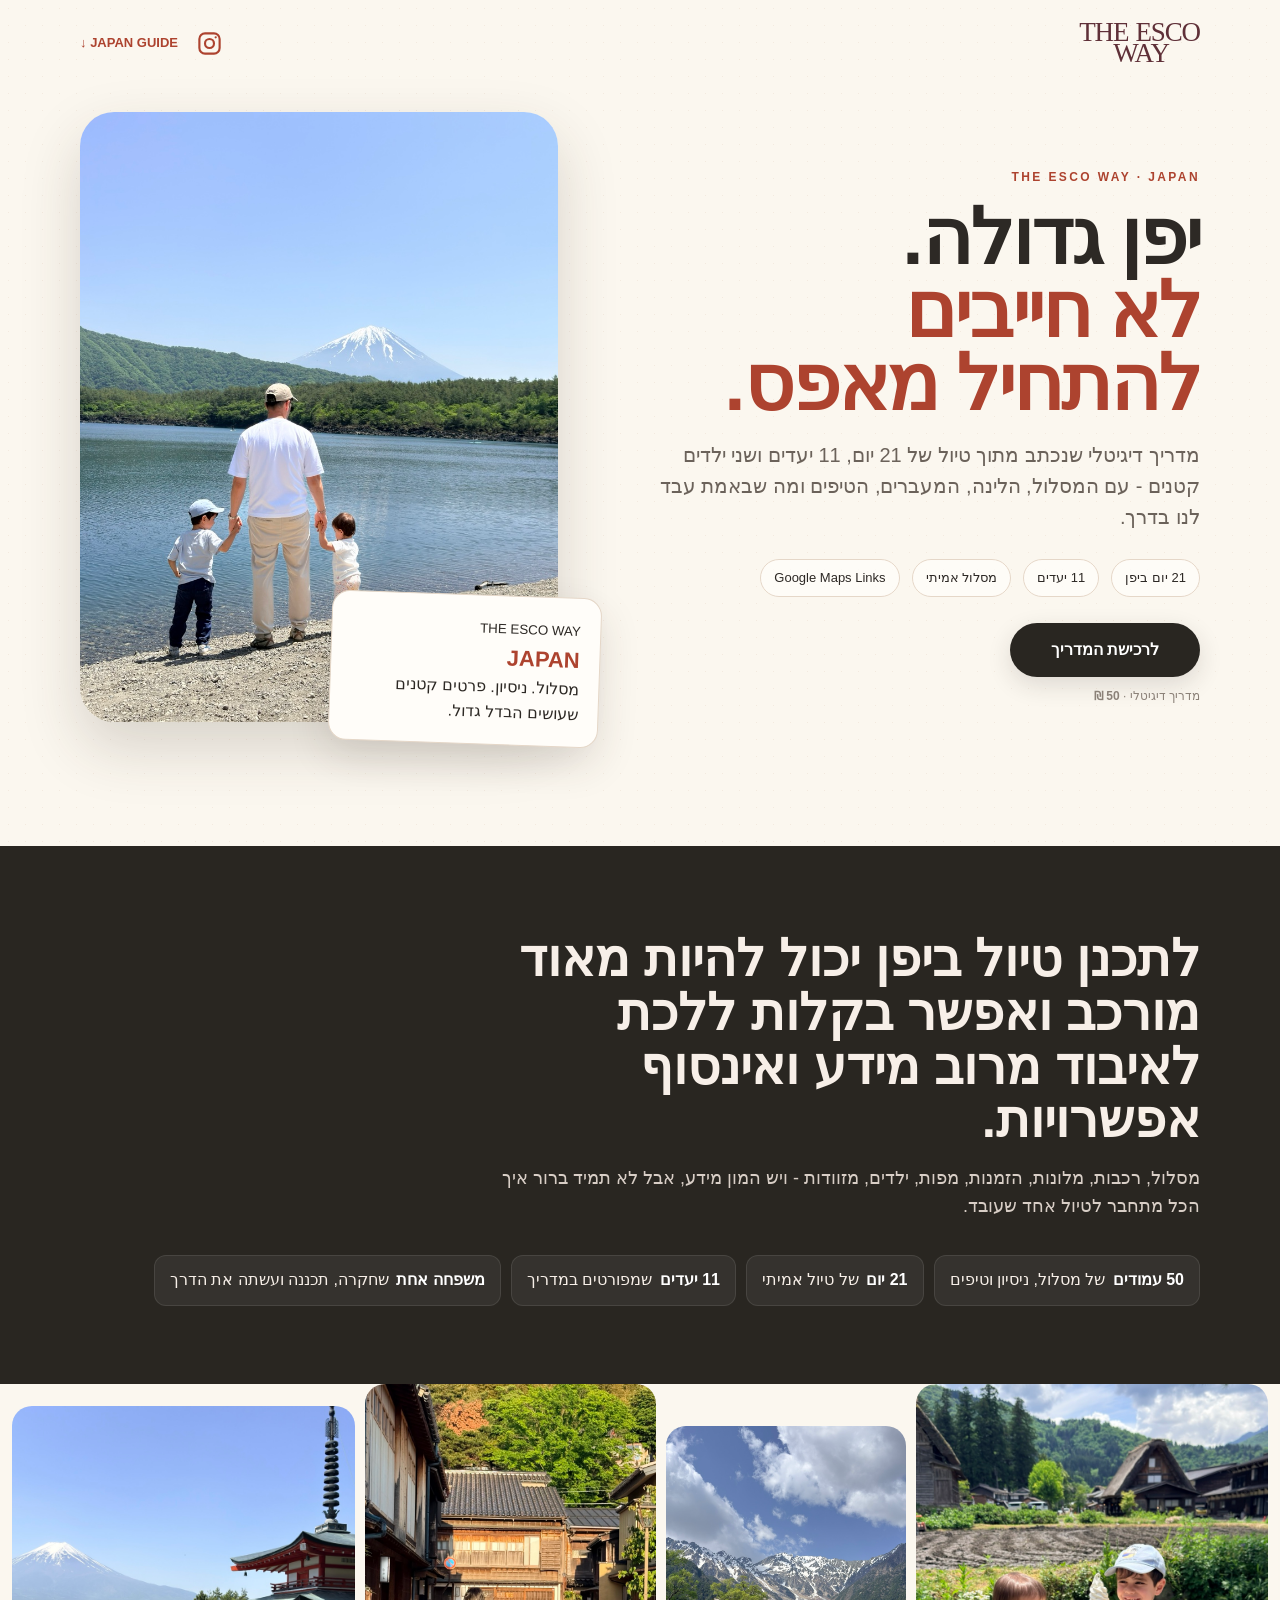
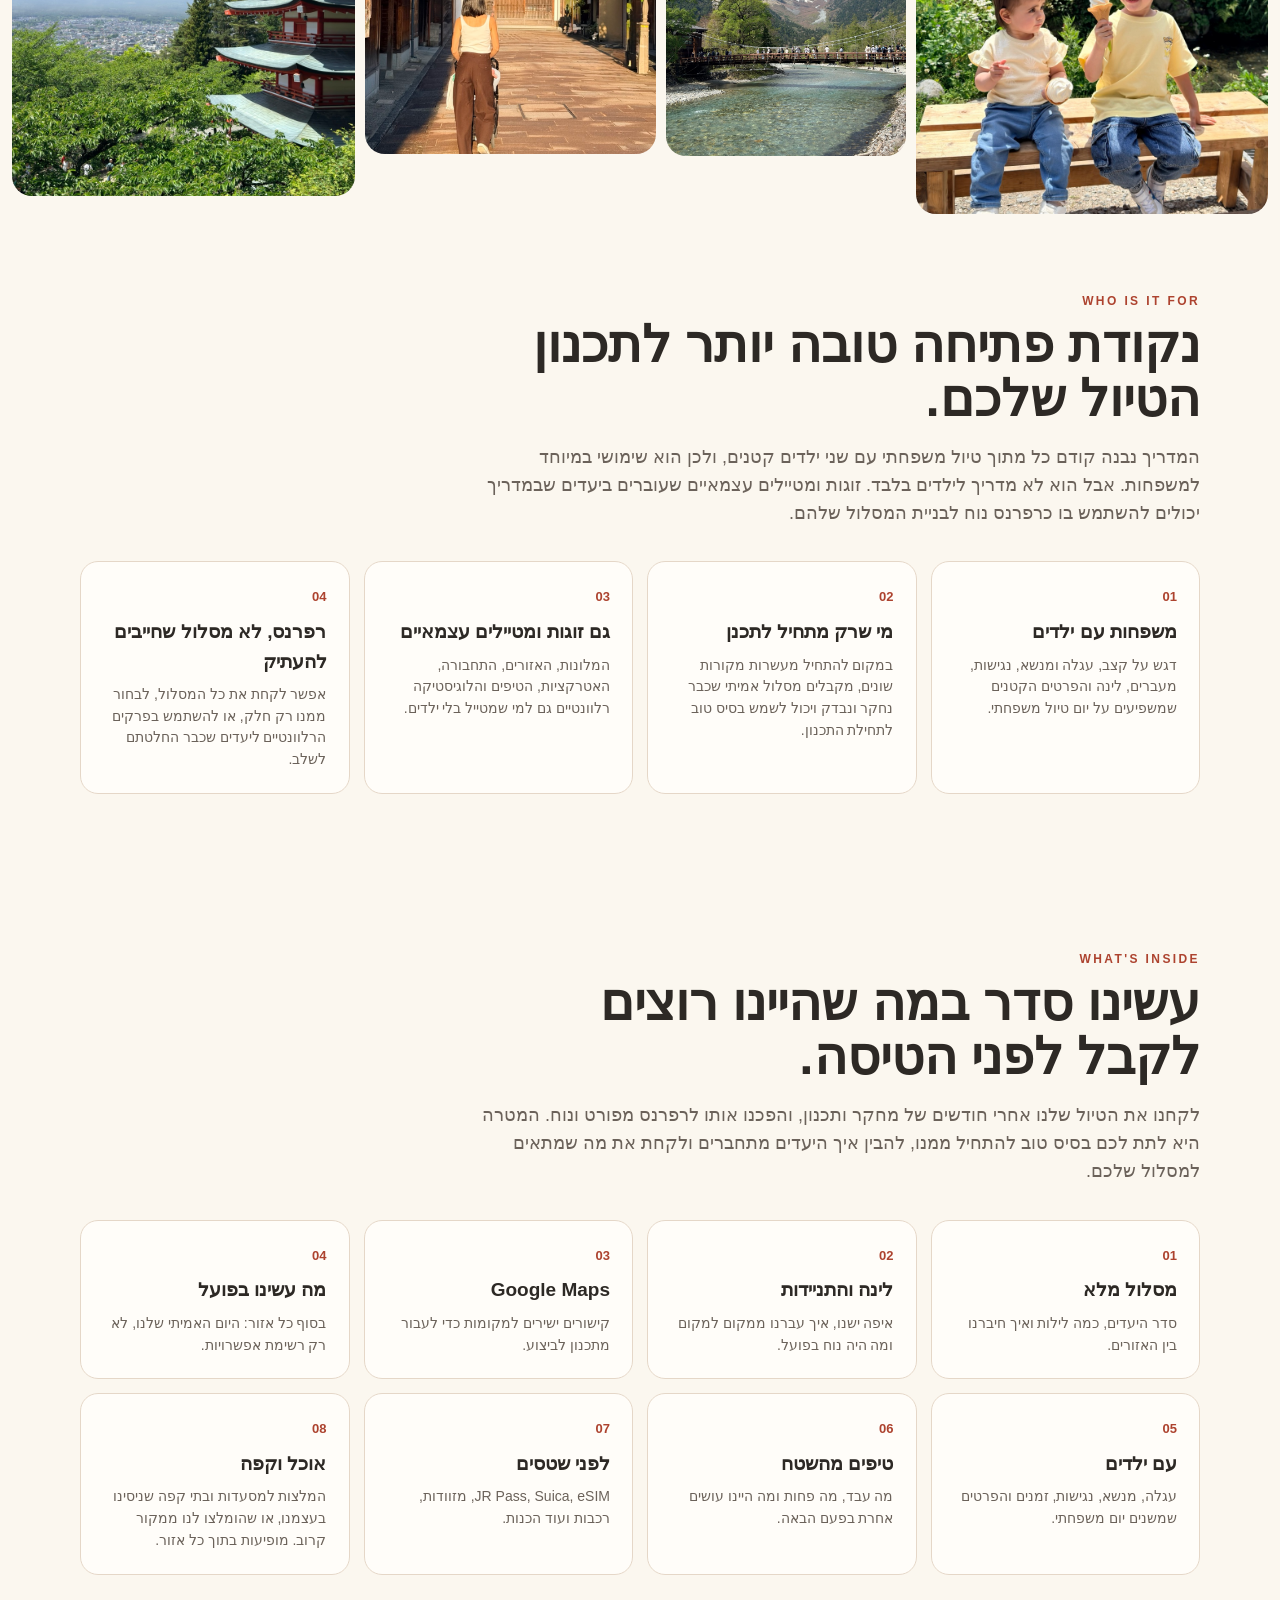
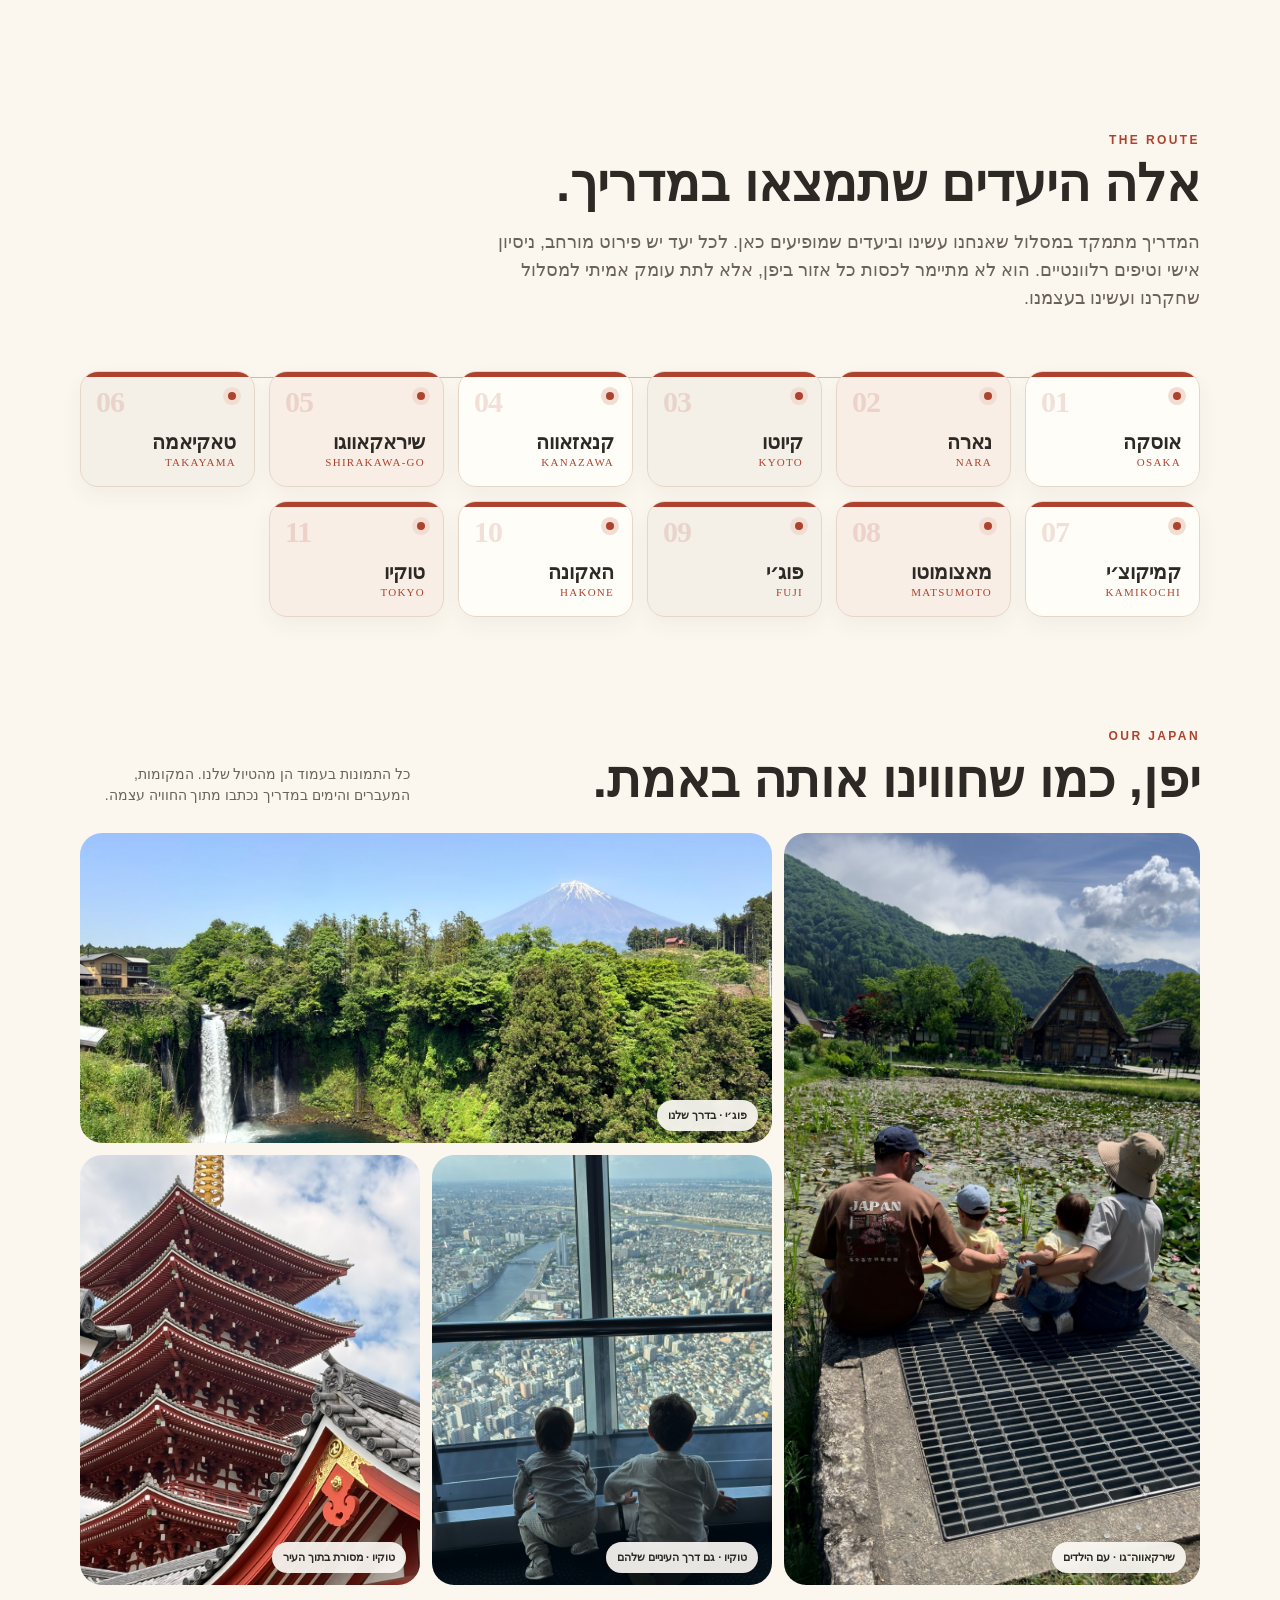
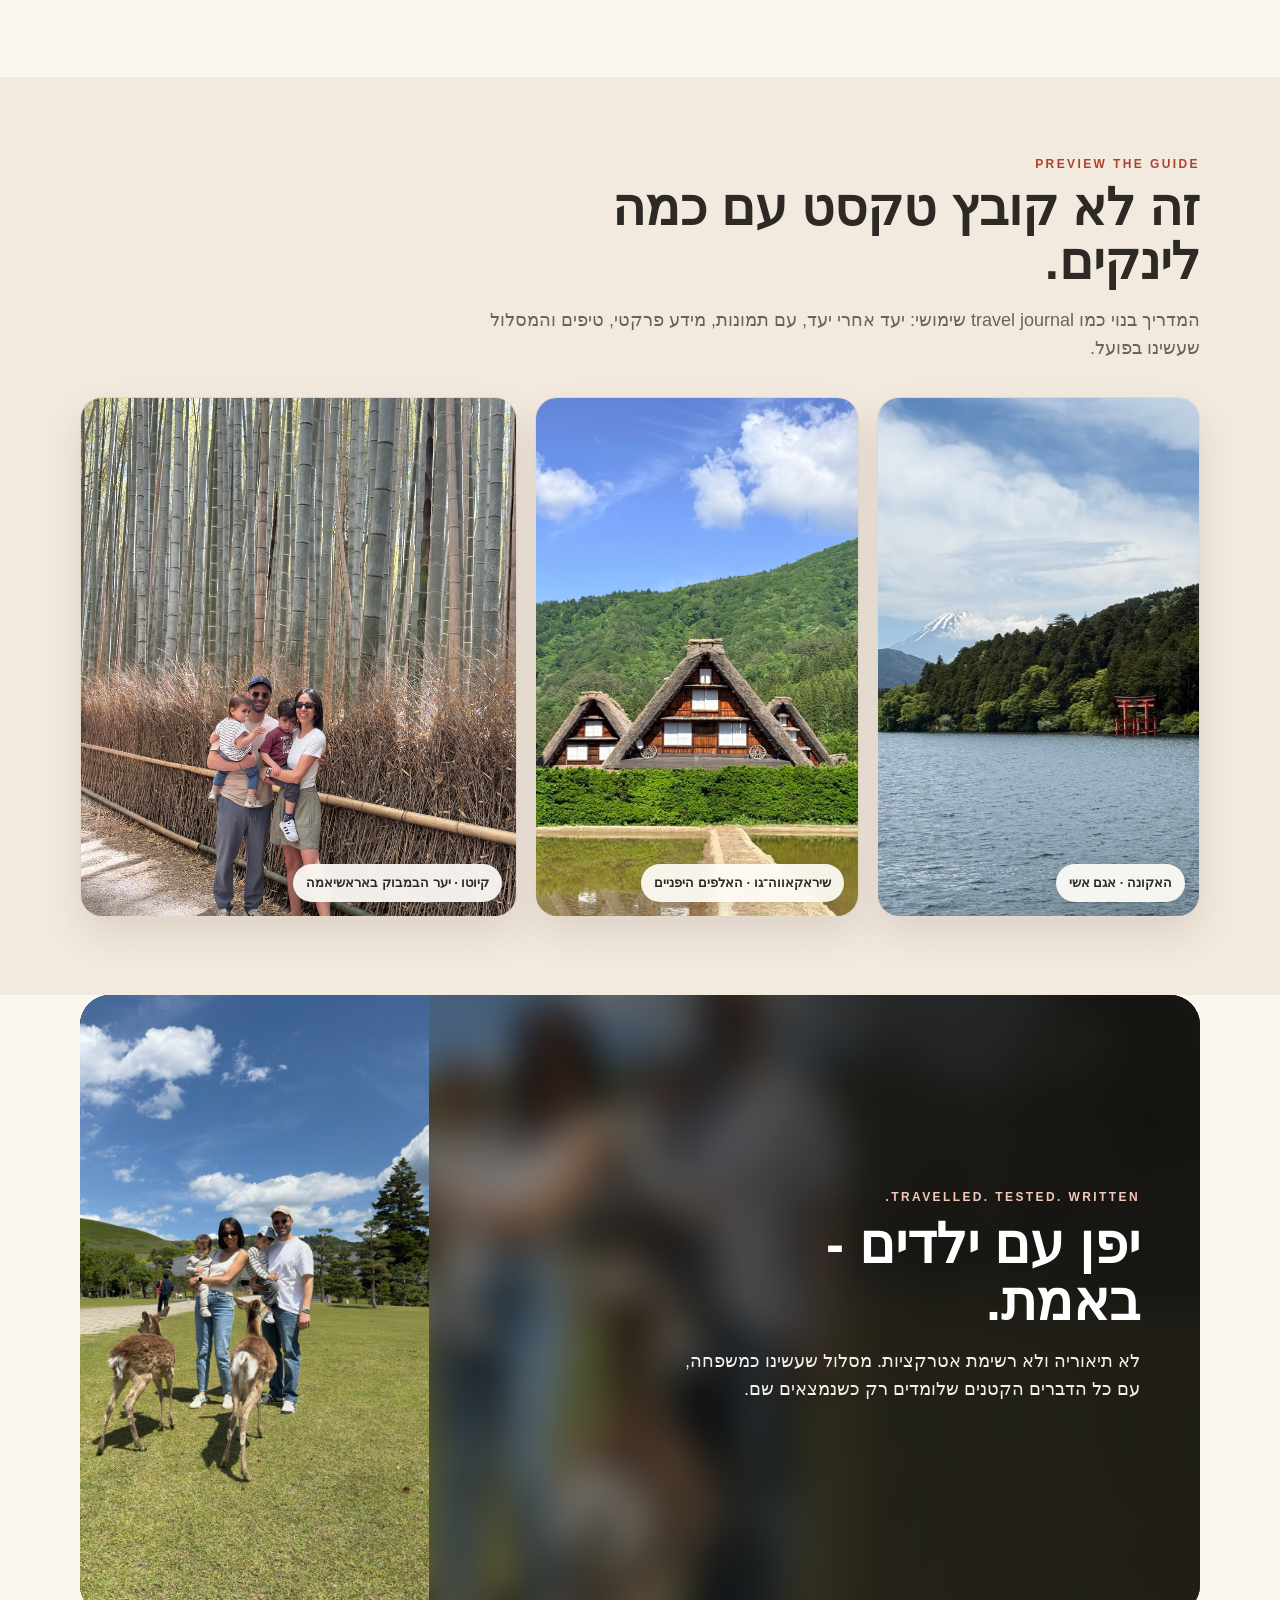
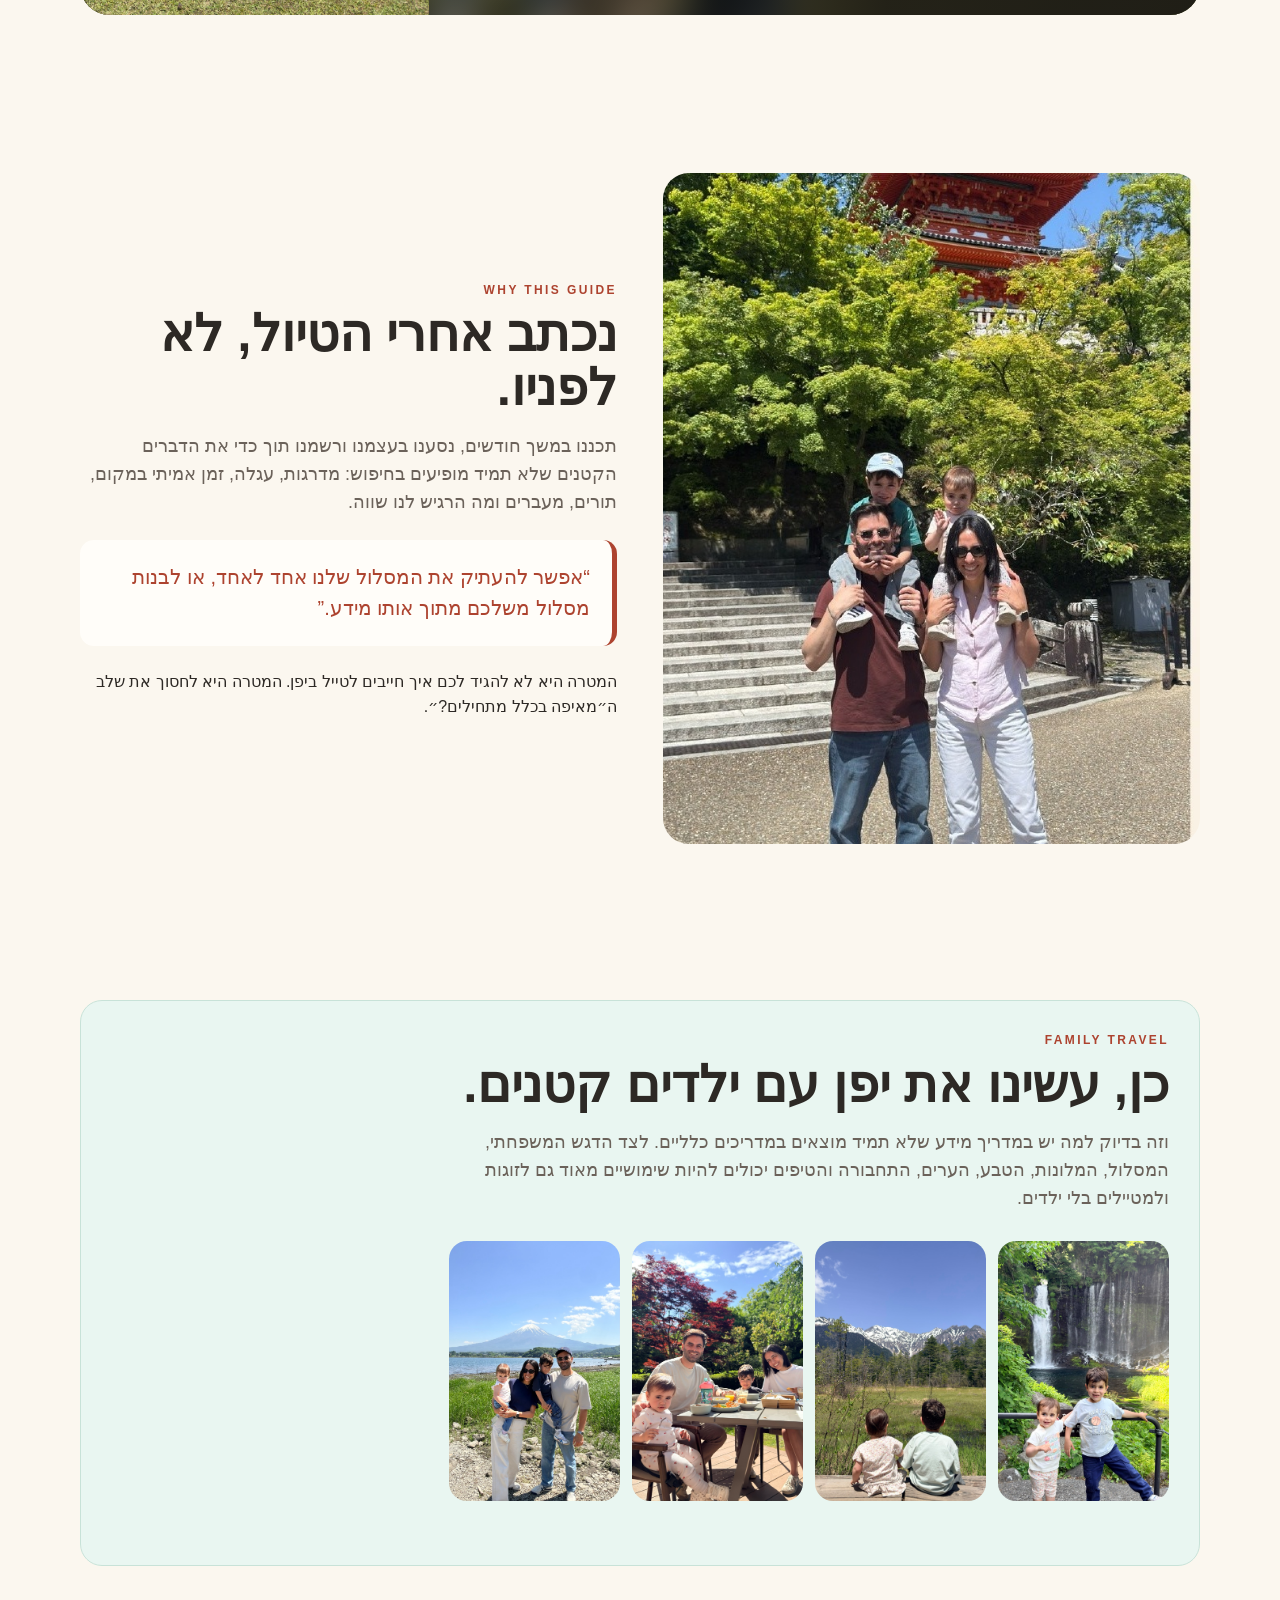
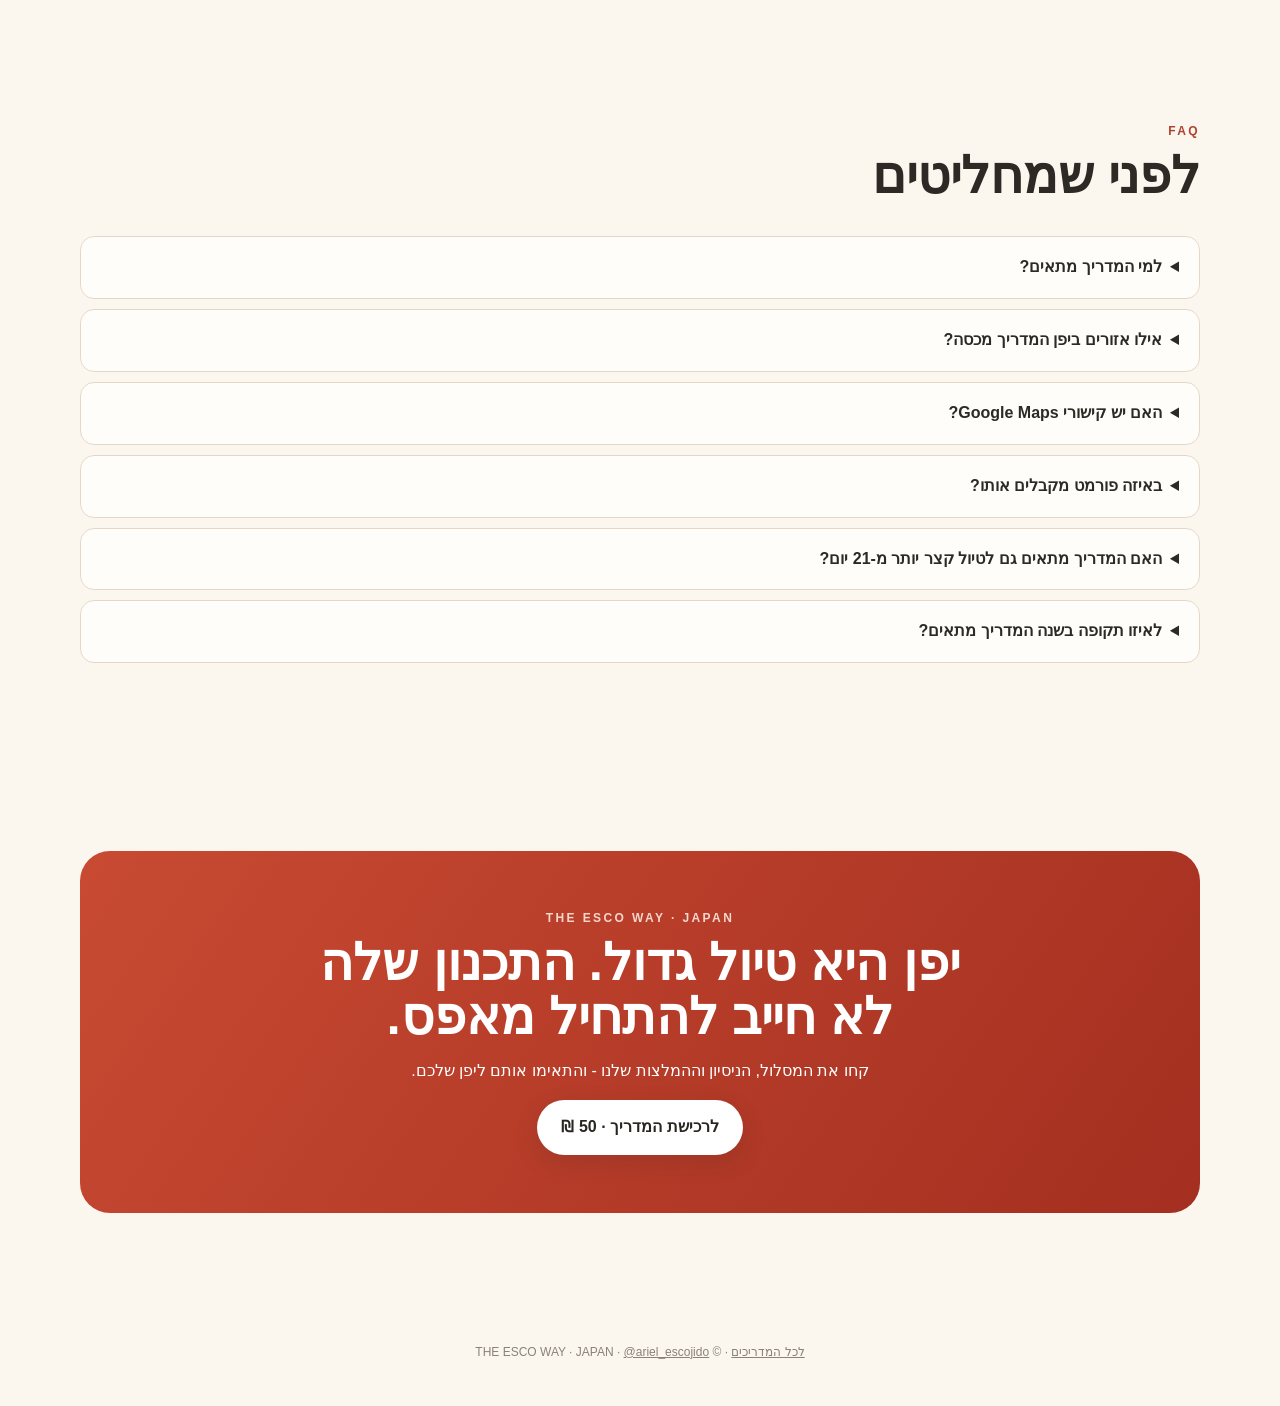
<file: index.html>
<!doctype html><html lang="he" dir="rtl"><head><meta charset="utf-8">
<!-- Google Analytics 4: page views and site traffic -->
<script async src="https://www.googletagmanager.com/gtag/js?id=G-51PRRH8Y3M"></script>
<script>
  window.dataLayer = window.dataLayer || [];
  function gtag(){dataLayer.push(arguments);}
  gtag('js', new Date());
  gtag('config', 'G-51PRRH8Y3M', {guide_id:'japan'});
</script>
<meta name="viewport" content="width=device-width,initial-scale=1"><title>THE ESCO WAY - JAPAN | מדריך טיול עצמאי ליפן</title><meta name="description" content="מדריך דיגיטלי בעברית המבוסס על 21 יום ו-11 יעדים ביפן - מסלול, לינה, התניידות, טיפים, ילדים ומה עשינו בפועל."><meta property="og:title" content="THE ESCO WAY - JAPAN"><meta property="og:description" content="לא להתחיל את יפן מעשרות טאבים פתוחים. קבלו בסיס אמיתי לתכנון, מטיול שעשינו בעצמנו."><meta property="og:type" content="website"><link rel="canonical" href="[CANONICAL_URL]"><style>
:root{--ink:#2d2925;--muted:#6b625a;--paper:#fbf7ef;--card:#fffdf9;--line:#e5d7c8;--brick:#ad432f;--brick2:#c84a32;--green:#e9f6f1;--yellow:#fff5d9;--blue:#eef4ff;--dark:#292621}*{box-sizing:border-box}html{scroll-behavior:smooth}body{margin:0;font-family:Arial,'Noto Sans Hebrew',sans-serif;background:var(--paper);color:var(--ink);line-height:1.55}body:before{content:'';position:fixed;inset:0;pointer-events:none;opacity:.28;background-image:radial-gradient(circle,#dfc7b7 .7px,transparent .8px);background-size:17px 17px;z-index:-1}a{color:inherit}.wrap{width:min(1120px,calc(100% - 36px));margin:auto}.nav{display:flex;justify-content:space-between;align-items:center;padding:22px 0;font-size:13px}.brand{display:grid;grid-template-columns:auto auto;grid-template-rows:auto auto;column-gap:7px;direction:ltr;width:max-content;color:#5f3038;font-family:Georgia,'Times New Roman',serif;white-space:nowrap;line-height:.78;letter-spacing:-1.1px}.brand .the{grid-column:1;grid-row:1;font:inherit;font-size:27px;font-weight:400;letter-spacing:-1.1px}.brand .esco{grid-column:2;grid-row:1;font:inherit;font-size:27px;font-weight:400;letter-spacing:-1.1px}.brand .way{grid-column:1/3;grid-row:2;font:inherit;font-size:27px;font-weight:400;font-style:normal;letter-spacing:-1.1px;padding-left:34px}.brand:after{display:none}.nav a{text-decoration:none;color:var(--brick);font-weight:700}.navlinks{display:flex;align-items:center;gap:18px}.instagram-link{display:inline-flex;align-items:center;justify-content:center}.instagram-link svg{width:27px;height:27px;display:block}.hero{display:grid;grid-template-columns:1.03fr .97fr;gap:56px;align-items:center;padding:42px 0 84px}.eyebrow{font-size:12px;letter-spacing:2.4px;color:var(--brick);font-weight:800}h1{font-size:clamp(46px,6vw,84px);line-height:.95;margin:14px 0 20px;letter-spacing:-2px}h1 span{display:block;color:var(--brick)}.lead{font-size:20px;color:var(--muted);max-width:610px}.proofline{display:flex;gap:12px;flex-wrap:wrap;margin:26px 0}.pill{border:1px solid var(--line);background:rgba(255,253,249,.8);padding:8px 13px;border-radius:999px;font-size:13px}.cta{display:inline-flex;align-items:center;justify-content:center;background:var(--dark);color:white;text-decoration:none;padding:15px 24px;border-radius:999px;font-weight:800;min-width:190px;box-shadow:0 8px 24px rgba(41,38,33,.14)}.micro{font-size:12px;color:#8b8178;margin-top:10px}.heroimg{position:relative;min-height:570px}.heroimg img{width:82%;height:520px;object-fit:cover;border-radius:28px;display:block;margin-right:auto;box-shadow:0 25px 60px rgba(58,42,32,.18)}.guidecard{position:absolute;right:0;bottom:8px;width:52%;background:var(--card);border:1px solid var(--line);padding:20px;border-radius:18px;box-shadow:0 16px 40px rgba(58,42,32,.14);transform:rotate(2deg)}.guidecard b{display:block;color:var(--brick);font-size:22px}section{padding:78px 0}.sectionhead{max-width:720px;margin-bottom:34px}h2{font-size:clamp(32px,4vw,54px);line-height:1.05;margin:8px 0 14px}.sub{color:var(--muted);font-size:18px}.problem{background:var(--dark);color:#f7efe8}.problem .sub{color:#d8cec6}.tabs{display:flex;gap:10px;flex-wrap:wrap;margin-top:26px}.tab{padding:12px 15px;border-radius:12px;background:rgba(255,255,255,.06);border:1px solid rgba(255,255,255,.09)}.tab b{color:#fff;display:inline-block;margin-left:3px}.grid4{display:grid;grid-template-columns:repeat(4,1fr);gap:14px}.feature{background:var(--card);border:1px solid var(--line);border-radius:18px;padding:22px;min-height:155px}.feature i{font-style:normal;color:var(--brick);font-size:13px;font-weight:800}.feature b{display:block;font-size:19px;margin:8px 0}.feature p{margin:0;color:var(--muted);font-size:14px}.route{display:grid;grid-template-columns:repeat(11,1fr);gap:8px;direction:ltr;align-items:center;margin-top:35px}.stop{direction:rtl;text-align:center;font-size:12px;color:var(--muted)}.dot{width:13px;height:13px;background:var(--brick);border:3px solid #f1d6ca;border-radius:50%;margin:0 auto 9px}.route:before{content:'';height:2px;background:#dcc4b6;grid-column:1/-1;grid-row:1;align-self:start;margin-top:6px}.stop{grid-row:1;z-index:1}.preview{background:#f3eadf}.pages{display:grid;grid-template-columns:1.15fr .85fr .85fr;gap:18px;align-items:center;direction:ltr}.pageMock{direction:rtl;background:var(--card);border:1px solid var(--line);border-radius:20px;overflow:hidden;box-shadow:0 18px 38px rgba(65,44,31,.12)}.pageMock img{width:100%;height:260px;object-fit:cover;display:block}.pageMock .pc{padding:18px}.pageMock b{font-size:20px}.pageMock p{font-size:13px;color:var(--muted);margin:7px 0 0}.real{display:grid;grid-template-columns:1fr 1fr;gap:46px;align-items:center}.real img{width:100%;height:auto;aspect-ratio:4/5;object-fit:cover;object-position:center center;border-radius:26px}.quote{background:var(--card);border-right:5px solid var(--brick);padding:22px;border-radius:14px;color:var(--brick);font-size:20px;margin:24px 0}.familybox{background:var(--green);border:1px solid #c8e2d8;border-radius:22px;padding:30px}.faq details{background:var(--card);border:1px solid var(--line);border-radius:14px;padding:18px 20px;margin:10px 0}.faq summary{font-weight:800;cursor:pointer}.faq p{color:var(--muted);margin-bottom:0}.final{text-align:center;padding:100px 0}.final .box{background:linear-gradient(125deg,var(--brick2),#a42f20);color:white;border-radius:30px;padding:58px 24px}.final h2{margin-inline:auto;max-width:700px}.final .cta{background:white;color:var(--dark)}footer{padding:30px 0 45px;color:#8b8178;font-size:12px;text-align:center}@media(max-width:800px){.wrap{width:min(100% - 28px,620px)}.nav{padding:17px 0}.hero{grid-template-columns:1fr;gap:34px;padding:30px 0 58px}h1{font-size:54px}.lead{font-size:18px}.heroimg{min-height:430px}.heroimg img{width:88%;height:390px;border-radius:22px}.guidecard{width:61%;padding:16px}section{padding:58px 0}.grid4{grid-template-columns:1fr 1fr}.route{grid-template-columns:1fr 1fr;direction:rtl}.route:before{display:none}.stop{grid-row:auto;text-align:right;display:flex;align-items:center;gap:10px;background:var(--card);border:1px solid var(--line);padding:10px;border-radius:12px}.dot{margin:0;flex:0 0 auto}.pages{display:flex;overflow-x:auto;scroll-snap-type:x mandatory;padding-bottom:10px}.pageMock{min-width:82%;scroll-snap-align:center}.real{grid-template-columns:1fr;gap:28px}.real img{height:auto;aspect-ratio:4/5}.final{padding:60px 0}.final .box{padding:42px 20px;border-radius:22px}}@media(max-width:480px){h1{font-size:47px}.grid4{grid-template-columns:1fr}.proofline{gap:8px}.pill{font-size:12px}.cta{width:100%}}

/* V2 — photography-led editorial layer */
.hero{padding-top:26px;gap:48px}.heroimg{min-height:650px}.heroimg img{width:92%;height:610px;border-radius:34px;object-position:center 52%}.guidecard{bottom:18px}
.photo-break{padding:0;background:var(--paper);overflow:hidden}.photo-strip{width:min(1320px,calc(100% - 24px));margin:0 auto;display:grid;grid-template-columns:1.15fr .78fr .95fr 1.12fr;gap:10px;height:430px}.photo-strip figure,.editorial-grid figure,.family-cinema figure{margin:0;overflow:hidden;position:relative}.photo-strip img,.editorial-grid img,.family-cinema img{width:100%;height:100%;object-fit:cover;display:block;transition:transform .5s ease}.photo-strip figure:nth-child(2){margin-top:42px;height:330px}.photo-strip figure:nth-child(3){height:370px}.photo-strip figure:nth-child(4){margin-top:22px;height:390px}.photo-strip figure{border-radius:20px}.photo-strip figure:hover img,.editorial-grid figure:hover img{transform:scale(1.018)}
.editorial{padding:32px 0 92px}.editorial-head{display:flex;justify-content:space-between;align-items:end;gap:30px;margin-bottom:26px}.editorial-head h2{max-width:660px;margin-bottom:0}.editorial-note{max-width:330px;color:var(--muted);font-size:14px}.editorial-grid{display:grid;grid-template-columns:1.1fr .9fr .9fr;grid-template-rows:310px 430px;gap:12px}.editorial-grid figure{border-radius:22px}.editorial-grid .big{grid-row:1/3}.editorial-grid .wide{grid-column:2/4}.editorial-grid .portrait img{object-position:center 62%}.caption{position:absolute;right:14px;bottom:12px;background:rgba(255,253,249,.9);backdrop-filter:blur(8px);padding:7px 11px;border-radius:999px;font-size:11px;font-weight:700;color:var(--ink)}
.family-cinema{padding:0 0 80px}.family-cinema .frame{height:620px;border-radius:30px;overflow:hidden;position:relative}.family-cinema img{object-position:center 48%}.family-cinema .overlay{position:absolute;inset:0;background:linear-gradient(90deg,rgba(22,20,18,.04),rgba(22,20,18,.08) 45%,rgba(22,20,18,.76));display:flex;align-items:center;justify-content:flex-start;padding:60px}.family-cinema .copy{max-width:470px;color:white;margin-left:auto;text-align:right}.family-cinema .copy .eyebrow{color:#f4c9ba}.family-cinema .copy h2{font-size:54px;margin:10px 0 14px}.family-cinema .copy p{font-size:18px;color:#f5eee9}
.mini-gallery{display:grid;grid-template-columns:repeat(4,1fr);gap:12px;margin-top:28px}.mini-gallery img{width:100%;height:260px;object-fit:cover;border-radius:18px}.mini-gallery img:nth-child(2){object-position:center 35%}
@media(max-width:800px){.hero{padding-top:18px}.heroimg{min-height:520px}.heroimg img{width:100%;height:500px;border-radius:24px;object-position:center 58%}.guidecard{width:66%;bottom:-8px}.photo-strip{width:calc(100% - 16px);grid-template-columns:1.2fr .8fr;height:520px;gap:8px}.photo-strip figure{height:250px!important;margin:0!important;border-radius:14px}.photo-strip figure:nth-child(2),.photo-strip figure:nth-child(4){transform:translateY(34px)}.editorial{padding:18px 0 58px}.editorial-head{display:block}.editorial-note{margin-top:12px}.editorial-grid{grid-template-columns:1fr 1fr;grid-template-rows:330px 360px 360px}.editorial-grid .big{grid-column:1/3;grid-row:auto}.editorial-grid .wide{grid-column:1/3}.family-cinema{padding-bottom:58px}.family-cinema .frame{height:570px;border-radius:22px}.family-cinema .overlay{background:linear-gradient(0deg,rgba(22,20,18,.78),rgba(22,20,18,.02) 65%);align-items:flex-end;padding:26px}.family-cinema .copy{margin:0}.family-cinema .copy h2{font-size:38px}.mini-gallery{grid-template-columns:1fr 1fr;overflow:hidden}.mini-gallery img{height:220px}.mini-gallery img:nth-child(3){grid-column:1/3;height:260px}}

/* Route redesign — editorial RTL journey cards */
.route.route-cards{position:relative;display:grid;grid-template-columns:repeat(6,minmax(0,1fr));gap:14px;direction:rtl;align-items:stretch;margin-top:40px;padding:18px 0 0}
.route.route-cards:before{content:'';display:block;position:absolute;top:0;right:0;left:0;height:1px;background:linear-gradient(90deg,transparent,#d8b9a9 8%,#d8b9a9 92%,transparent)}
.route.route-cards .stop{position:relative;overflow:hidden;grid-row:auto;direction:rtl;text-align:right;min-height:116px;padding:18px 18px 17px;background:rgba(255,253,249,.9);border:1px solid var(--line);border-radius:18px;color:var(--ink);display:flex;flex-direction:column;justify-content:flex-end;align-items:flex-start;gap:3px;box-shadow:0 8px 22px rgba(65,44,31,.05);transition:transform .2s ease,box-shadow .2s ease,border-color .2s ease}
.route.route-cards .stop:nth-child(3n+2){background:#f8eee5}.route.route-cards .stop:nth-child(3n){background:#f4f0e8}
.route.route-cards .stop:hover{transform:translateY(-3px);box-shadow:0 14px 30px rgba(65,44,31,.10);border-color:#d5ad9a}
.route.route-cards .stop:before{content:'';position:absolute;top:0;right:0;width:100%;height:5px;background:var(--brick)}
.route.route-cards .route-num{position:absolute;top:15px;left:15px;font-family:Georgia,'Times New Roman',serif;font-size:30px;line-height:1;color:rgba(173,67,47,.16);font-weight:700;letter-spacing:-1px}
.route.route-cards .route-name{position:relative;z-index:1;font-size:20px;line-height:1.1;font-weight:800;white-space:nowrap}
.route.route-cards .route-en{position:relative;z-index:1;direction:ltr;font-family:Georgia,'Times New Roman',serif;font-size:11px;line-height:1.1;color:var(--brick);letter-spacing:1.25px;text-transform:uppercase}
.route.route-cards .stop:after{content:'';position:absolute;right:18px;top:20px;width:8px;height:8px;border-radius:50%;background:var(--brick);box-shadow:0 0 0 5px #f2ddd3}
@media(max-width:800px){.route.route-cards{grid-template-columns:repeat(2,minmax(0,1fr));gap:10px;margin-top:30px;padding-top:14px}.route.route-cards .stop{min-height:102px;padding:15px;border-radius:15px}.route.route-cards .route-name{font-size:17px}.route.route-cards .route-num{font-size:26px;top:13px;left:13px}.route.route-cards .stop:after{right:15px;top:17px}}
@media(max-width:420px){.route.route-cards{grid-template-columns:1fr 1fr}.route.route-cards .route-name{font-size:16px}.route.route-cards .route-en{font-size:9px;letter-spacing:.9px}}

/* Preview gallery — real trip photos rather than destination content cards */
.pages:has(.preview-photo){align-items:stretch}
.pageMock.preview-photo{position:relative;overflow:hidden;height:520px;min-height:0;background:#ddd;border-radius:22px}
.pageMock.preview-photo img{width:100%;height:100%;min-height:0;object-fit:cover;display:block}
.pageMock.preview-photo .preview-caption{position:absolute;right:14px;bottom:14px;left:auto;background:rgba(255,253,249,.92);backdrop-filter:blur(8px);-webkit-backdrop-filter:blur(8px);padding:9px 13px;border-radius:999px;font-size:13px;font-weight:700;color:var(--ink);box-shadow:0 5px 18px rgba(35,30,26,.12);direction:rtl}
@media(max-width:800px){.pageMock.preview-photo{height:390px}.pageMock.preview-photo img{height:100%;min-height:0}.pageMock.preview-photo .preview-caption{font-size:12px;right:10px;bottom:10px;padding:8px 11px}}

/* Keep the two vertical Tokyo moments readable without aggressive cropping */
.editorial-grid figure.show-full{background:#eee8df}
.editorial-grid figure.show-full img{object-fit:cover;object-position:center center;transform:none}
.editorial-grid figure.show-full:hover img{transform:none}

/* Family cinema: preserve the portrait photo instead of aggressively cropping it */
.family-cinema .family-photo{position:absolute;inset:0;background:#20251f}
.family-cinema .family-photo-bg{position:absolute;inset:-22px;width:calc(100% + 44px);height:calc(100% + 44px);object-fit:cover;object-position:center 62%;filter:blur(20px) brightness(.72);transform:scale(1.06)}
.family-cinema .family-photo-main{position:absolute;inset:0;width:100%;height:100%;object-fit:contain;object-position:left center;z-index:1}
.family-cinema .overlay{z-index:2;background:linear-gradient(90deg,rgba(22,20,18,.02) 0%,rgba(22,20,18,.12) 42%,rgba(22,20,18,.82) 72%,rgba(22,20,18,.88) 100%)}
@media(max-width:800px){.family-cinema .family-photo-main{object-position:center top}.family-cinema .family-photo-bg{object-position:center 60%}.family-cinema .overlay{background:linear-gradient(0deg,rgba(22,20,18,.84),rgba(22,20,18,.06) 66%)}}

/* Family cinema — deer family photo: show the full frame without zoom */
.family-cinema .family-photo-bg{display:block;object-fit:cover;object-position:center center;filter:blur(18px) brightness(.62);transform:scale(1.05)}
.family-cinema .family-photo-main{object-fit:contain;object-position:left center;transform:none}
@media(max-width:800px){.family-cinema .family-photo-main{object-fit:contain;object-position:center center}}

/* Purchase lead modal */
.purchase-modal{position:fixed;inset:0;z-index:9999;display:none;align-items:center;justify-content:center;padding:22px;direction:rtl}.purchase-modal.open{display:flex}.purchase-backdrop{position:absolute;inset:0;background:rgba(35,30,26,.62);backdrop-filter:blur(6px)}.purchase-dialog{position:relative;width:min(520px,100%);background:var(--card);border:1px solid var(--line);border-radius:26px;padding:30px;box-shadow:0 30px 90px rgba(35,30,26,.28);z-index:1}.purchase-close{position:absolute;top:14px;left:14px;border:0;background:#f3eadf;width:38px;height:38px;border-radius:50%;font-size:24px;line-height:1;cursor:pointer;color:var(--ink)}.purchase-dialog h3{font-size:32px;line-height:1.08;margin:8px 0 8px}.purchase-dialog .purchase-intro{color:var(--muted);margin:0 0 22px}.purchase-price{display:inline-flex;gap:8px;align-items:center;background:#f8eee5;color:var(--brick);font-weight:800;border-radius:999px;padding:8px 12px;margin-bottom:18px}.purchase-form{display:grid;gap:14px}.purchase-field{display:grid;gap:6px;text-align:right}.purchase-field label{font-size:13px;font-weight:800}.purchase-field input{width:100%;border:1px solid var(--line);background:white;border-radius:12px;padding:13px 14px;font:inherit;color:var(--ink);outline:none}.purchase-field input:focus{border-color:#c98570;box-shadow:0 0 0 3px rgba(173,67,47,.09)}.purchase-submit{border:0;background:var(--dark);color:#fff;border-radius:999px;padding:15px 20px;font:inherit;font-weight:800;cursor:pointer;margin-top:4px}.purchase-note{font-size:12px;color:#8b8178;margin:2px 0 0;text-align:center}.purchase-status{display:none;text-align:center;padding:16px 4px 4px}.purchase-status.show{display:block}.purchase-status strong{display:block;font-size:24px;margin-bottom:8px}.purchase-status p{color:var(--muted);margin:0}.purchase-form.hidden{display:none}@media(max-width:600px){.purchase-modal{align-items:flex-end;padding:10px}.purchase-dialog{border-radius:24px 24px 16px 16px;padding:26px 20px 22px}.purchase-dialog h3{font-size:28px}}
</style></head><body><header class="wrap"><div class="nav"><div class="brand" aria-label="THE ESCO WAY"><span class="the">THE</span><span class="esco">ESCO</span><span class="way">WAY</span></div><div class="navlinks"><a class="instagram-link" href="https://www.instagram.com/ariel_escojido?stkn=dmM4bjkwaGRwMHF3&utm_source=qr" target="_blank" rel="noopener noreferrer" aria-label="Instagram @ariel_escojido" data-event="instagram_header_click"><svg viewBox="0 0 24 24" fill="none" stroke="currentColor" stroke-width="1.9" stroke-linecap="round" stroke-linejoin="round" aria-hidden="true"><rect x="3" y="3" width="18" height="18" rx="5"></rect><circle cx="12" cy="12" r="4"></circle><circle cx="17.5" cy="6.5" r="1" fill="currentColor" stroke="none"></circle></svg></a><a href="#buy">JAPAN GUIDE ↓</a></div></div></header><main><section class="hero wrap"><div><div class="eyebrow">THE ESCO WAY · JAPAN</div><h1>יפן גדולה.<span>לא חייבים להתחיל מאפס.</span></h1><p class="lead">מדריך דיגיטלי שנכתב מתוך טיול של 21 יום, 11 יעדים ושני ילדים קטנים - עם המסלול, הלינה, המעברים, הטיפים ומה שבאמת עבד לנו בדרך.</p><div class="proofline"><span class="pill">21 יום ביפן</span><span class="pill">11 יעדים</span><span class="pill">מסלול אמיתי</span><span class="pill">Google Maps Links</span></div><a class="cta" href="#purchase" data-purchase-open data-event="hero_cta_click">לרכישת המדריך</a><div class="micro">מדריך דיגיטלי · <b>50 ₪</b></div></div><div class="heroimg"><img src="photo-01.jpg" alt="הר פוג'י מתוך הטיול של The Esco Way"><div class="guidecard"><small>THE ESCO WAY</small><b>JAPAN</b><span>מסלול. ניסיון. פרטים קטנים שעושים הבדל גדול.</span></div></div></section><section class="problem"><div class="wrap"><div class="sectionhead"><h2>לתכנן טיול ביפן יכול להיות מאוד מורכב ואפשר בקלות ללכת לאיבוד מרוב מידע ואינסוף אפשרויות.</h2><p class="sub">מסלול, רכבות, מלונות, הזמנות, מפות, ילדים, מזוודות - ויש המון מידע, אבל לא תמיד ברור איך הכל מתחבר לטיול אחד שעובד.</p></div><div class="tabs"><span class="tab"><b>50 עמודים</b> של מסלול, ניסיון וטיפים</span><span class="tab"><b>21 יום</b> של טיול אמיתי</span><span class="tab"><b>11 יעדים</b> שמפורטים במדריך</span><span class="tab"><b>משפחה אחת</b> שחקרה, תכננה ועשתה את הדרך</span></div></div></section><section class="photo-break"><div class="photo-strip"><figure><img loading="lazy" src="photo-02.jpg" alt="רגע מהטיול המשפחתי שלנו ביפן"></figure><figure><img loading="lazy" src="photo-03.jpg" alt="רגע מהטיול המשפחתי שלנו ביפן"></figure><figure><img loading="lazy" src="photo-04.jpg" alt="רגע מהטיול המשפחתי שלנו ביפן"></figure><figure><img loading="lazy" src="photo-05.jpg" alt="רגע מהטיול המשפחתי שלנו ביפן"></figure></div></section><section><div class="wrap"><div class="sectionhead"><div class="eyebrow">WHO IS IT FOR</div><h2>נקודת פתיחה טובה יותר לתכנון הטיול שלכם.</h2><p class="sub">המדריך נבנה קודם כל מתוך טיול משפחתי עם שני ילדים קטנים, ולכן הוא שימושי במיוחד למשפחות. אבל הוא לא מדריך לילדים בלבד. זוגות ומטיילים עצמאיים שעוברים ביעדים שבמדריך יכולים להשתמש בו כרפרנס נוח לבניית המסלול שלהם.</p></div><div class="grid4"><div class="feature"><i>01</i><b>משפחות עם ילדים</b><p>דגש על קצב, עגלה ומנשא, נגישות, מעברים, לינה והפרטים הקטנים שמשפיעים על יום טיול משפחתי.</p></div><div class="feature"><i>02</i><b>מי שרק מתחיל לתכנן</b><p>במקום להתחיל מעשרות מקורות שונים, מקבלים מסלול אמיתי שכבר נחקר ונבדק ויכול לשמש בסיס טוב לתחילת התכנון.</p></div><div class="feature"><i>03</i><b>גם זוגות ומטיילים עצמאיים</b><p>המלונות, האזורים, התחבורה, האטרקציות, הטיפים והלוגיסטיקה רלוונטיים גם למי שמטייל בלי ילדים.</p></div><div class="feature"><i>04</i><b>רפרנס, לא מסלול שחייבים להעתיק</b><p>אפשר לקחת את כל המסלול, לבחור ממנו רק חלק, או להשתמש בפרקים הרלוונטיים ליעדים שכבר החלטתם לשלב.</p></div></div></div></section><section><div class="wrap"><div class="sectionhead"><div class="eyebrow">WHAT'S INSIDE</div><h2>עשינו סדר במה שהיינו רוצים לקבל לפני הטיסה.</h2><p class="sub">לקחנו את הטיול שלנו אחרי חודשים של מחקר ותכנון, והפכנו אותו לרפרנס מפורט ונוח. המטרה היא לתת לכם בסיס טוב להתחיל ממנו, להבין איך היעדים מתחברים ולקחת את מה שמתאים למסלול שלכם.</p></div><div class="grid4"><div class="feature"><i>01</i><b>מסלול מלא</b><p>סדר היעדים, כמה לילות ואיך חיברנו בין האזורים.</p></div><div class="feature"><i>02</i><b>לינה והתניידות</b><p>איפה ישנו, איך עברנו ממקום למקום ומה היה נוח בפועל.</p></div><div class="feature"><i>03</i><b>Google Maps</b><p>קישורים ישירים למקומות כדי לעבור מתכנון לביצוע.</p></div><div class="feature"><i>04</i><b>מה עשינו בפועל</b><p>בסוף כל אזור: היום האמיתי שלנו, לא רק רשימת אפשרויות.</p></div><div class="feature"><i>05</i><b>עם ילדים</b><p>עגלה, מנשא, נגישות, זמנים והפרטים שמשנים יום משפחתי.</p></div><div class="feature"><i>06</i><b>טיפים מהשטח</b><p>מה עבד, מה פחות ומה היינו עושים אחרת בפעם הבאה.</p></div><div class="feature"><i>07</i><b>לפני שטסים</b><p>JR Pass, Suica, eSIM, מזוודות, רכבות ועוד הכנות.</p></div><div class="feature"><i>08</i><b>אוכל וקפה</b><p>המלצות למסעדות ובתי קפה שניסינו בעצמנו, או שהומלצו לנו ממקור קרוב. מופיעות בתוך כל אזור.</p></div></div></div></section><section><div class="wrap"><div class="sectionhead"><div class="eyebrow">THE ROUTE</div><h2>אלה היעדים שתמצאו במדריך.</h2><p class="sub">המדריך מתמקד במסלול שאנחנו עשינו וביעדים שמופיעים כאן. לכל יעד יש פירוט מורחב, ניסיון אישי וטיפים רלוונטיים. הוא לא מתיימר לכסות כל אזור ביפן, אלא לתת עומק אמיתי למסלול שחקרנו ועשינו בעצמנו.</p></div><div class="route route-cards"><div class="stop"><span class="route-num">01</span><span class="route-name">אוסקה</span><span class="route-en">OSAKA</span></div><div class="stop"><span class="route-num">02</span><span class="route-name">נארה</span><span class="route-en">NARA</span></div><div class="stop"><span class="route-num">03</span><span class="route-name">קיוטו</span><span class="route-en">KYOTO</span></div><div class="stop"><span class="route-num">04</span><span class="route-name">קנאזאווה</span><span class="route-en">KANAZAWA</span></div><div class="stop"><span class="route-num">05</span><span class="route-name">שיראקאווגו</span><span class="route-en">SHIRAKAWA-GO</span></div><div class="stop"><span class="route-num">06</span><span class="route-name">טאקיאמה</span><span class="route-en">TAKAYAMA</span></div><div class="stop"><span class="route-num">07</span><span class="route-name">קמיקוצ׳י</span><span class="route-en">KAMIKOCHI</span></div><div class="stop"><span class="route-num">08</span><span class="route-name">מאצומוטו</span><span class="route-en">MATSUMOTO</span></div><div class="stop"><span class="route-num">09</span><span class="route-name">פוג׳י</span><span class="route-en">FUJI</span></div><div class="stop"><span class="route-num">10</span><span class="route-name">האקונה</span><span class="route-en">HAKONE</span></div><div class="stop"><span class="route-num">11</span><span class="route-name">טוקיו</span><span class="route-en">TOKYO</span></div></div></div></section><section class="editorial"><div class="wrap"><div class="editorial-head"><div><div class="eyebrow">OUR JAPAN</div><h2>יפן, כמו שחווינו אותה באמת.</h2></div><div class="editorial-note">כל התמונות בעמוד הן מהטיול שלנו. המקומות, המעברים והימים במדריך נכתבו מתוך החוויה עצמה.</div></div><div class="editorial-grid"><figure class="big"><img loading="lazy" src="photo-06.jpg" alt="שירקאווה־גו · עם הילדים"><span class="caption">שירקאווה־גו · עם הילדים</span></figure><figure class="wide"><img loading="lazy" src="photo-07.jpg" alt="פוג׳י · בדרך שלנו"><span class="caption">פוג׳י · בדרך שלנו</span></figure><figure class="portrait show-full"><img loading="lazy" src="photo-08.jpg" alt="טוקיו · גם דרך העיניים שלהם"><span class="caption">טוקיו · גם דרך העיניים שלהם</span></figure><figure class="show-full"><img loading="lazy" src="photo-09.jpg" alt="טוקיו · מסורת בתוך העיר"><span class="caption">טוקיו · מסורת בתוך העיר</span></figure></div></div></section><section class="preview" id="preview"><div class="wrap"><div class="sectionhead"><div class="eyebrow">PREVIEW THE GUIDE</div><h2>זה לא קובץ טקסט עם כמה לינקים.</h2><p class="sub">המדריך בנוי כמו travel journal שימושי: יעד אחרי יעד, עם תמונות, מידע פרקטי, טיפים והמסלול שעשינו בפועל.</p></div><div class="pages"><article class="pageMock preview-photo"><img src="photo-10.jpg" alt="קיוטו · יער הבמבוק באראשיאמה"><div class="preview-caption">קיוטו · יער הבמבוק באראשיאמה</div></article><article class="pageMock preview-photo"><img src="photo-11.jpg" alt="שיראקאווה־גו · האלפים היפניים"><div class="preview-caption">שיראקאווה־גו · האלפים היפניים</div></article><article class="pageMock preview-photo"><img src="photo-12.jpg" alt="האקונה · אגם אשי"><div class="preview-caption">האקונה · אגם אשי</div></article></div></div></section><section class="family-cinema"><div class="wrap"><div class="frame"><figure class="family-photo"><img class="family-photo-bg" src="photo-13.jpg" alt="" aria-hidden="true"><img class="family-photo-main" src="photo-13.jpg" alt="תמונה משפחתית מיפן"></figure><div class="overlay"><div class="copy"><div class="eyebrow">TRAVELLED. TESTED. WRITTEN.</div><h2>יפן עם ילדים - באמת.</h2><p>לא תיאוריה ולא רשימת אטרקציות. מסלול שעשינו כמשפחה, עם כל הדברים הקטנים שלומדים רק כשנמצאים שם.</p></div></div></div></div></section><section><div class="wrap real"><img src="photo-14.jpg" alt="אריאל, גל והמשפחה בטיול ביפן"><div><div class="eyebrow">WHY THIS GUIDE</div><h2>נכתב אחרי הטיול, לא לפניו.</h2><p class="sub">תכננו במשך חודשים, נסענו בעצמנו ורשמנו תוך כדי את הדברים הקטנים שלא תמיד מופיעים בחיפוש: מדרגות, עגלה, זמן אמיתי במקום, תורים, מעברים ומה הרגיש לנו שווה.</p><div class="quote">“אפשר להעתיק את המסלול שלנו אחד לאחד, או לבנות מסלול משלכם מתוך אותו מידע.”</div><p>המטרה היא לא להגיד לכם איך חייבים לטייל ביפן. המטרה היא לחסוך את שלב ה״מאיפה בכלל מתחילים?״.</p></div></div></section><section><div class="wrap familybox"><div class="sectionhead"><div class="eyebrow">FAMILY TRAVEL</div><h2>כן, עשינו את יפן עם ילדים קטנים.</h2><p class="sub">וזה בדיוק למה יש במדריך מידע שלא תמיד מוצאים במדריכים כלליים. לצד הדגש המשפחתי, המסלול, המלונות, הטבע, הערים, התחבורה והטיפים יכולים להיות שימושיים מאוד גם לזוגות ולמטיילים בלי ילדים.</p><div class="mini-gallery"><img loading="lazy" src="photo-15.jpg" alt="יפן עם ילדים מתוך הטיול שלנו"><img loading="lazy" src="photo-16.jpg" alt="יפן עם ילדים מתוך הטיול שלנו"><img loading="lazy" src="photo-17.jpg" alt="יפן עם ילדים מתוך הטיול שלנו"><img loading="lazy" src="photo-18.jpg" alt="תמונה משפחתית עם הר פוג׳י ברקע"></div></div></div></section><section class="faq"><div class="wrap"><div class="sectionhead"><div class="eyebrow">FAQ</div><h2>לפני שמחליטים</h2></div><details><summary>למי המדריך מתאים?</summary><p>בעיקר למשפחות עם ילדים שמתכננות טיול עצמאי ליפן, וגם לזוגות ולמטיילים עצמאיים שרוצים נקודת פתיחה מסודרת. הוא מתאים במיוחד למי שנמצא בתחילת התכנון ורוצה להשתמש במסלול אמיתי ומפורט כרפרנס, ולא להתחיל מאפס.</p></details><details><summary>אילו אזורים ביפן המדריך מכסה?</summary><p>המדריך מתמקד באוסקה, נארה, קיוטו, קנאזאווה, שיראקאווגו, טאקיאמה, קמיקוצ׳י, מאצומוטו, אזור פוג׳י, האקונה וטוקיו. אלה היעדים שחקרנו ושילבנו בטיול שלנו, והמדריך אינו מדריך אנציקלופדי לכל יפן.</p></details><details><summary>האם יש קישורי Google Maps?</summary><p>כן. המדריך כולל קישורים ישירים למקומות ולאטרקציות לאורך המסלול.</p></details><details><summary>באיזה פורמט מקבלים אותו?</summary><p>לאחר קבלת התשלום יישלח אליכם לינק להורדת המדריך כקובץ PDF דיגיטלי. המדריך כולל קישורים לחיצים ל-Google Maps, אתרים ומקורות שימושיים, כך שאפשר לשמור אותו בטלפון, בטאבלט או במחשב ולהשתמש בו גם במהלך הטיול.</p></details><details><summary>האם המדריך מתאים גם לטיול קצר יותר מ-21 יום?</summary><p>בהחלט. המדריך מבוסס על הטיול שלנו שנמשך 21 יום, אבל ממש לא חייבים לעשות את כולו. אפשר להשתמש בו כרפרנס, לבחור מתוכו את היעדים שמתאימים לכם ולבנות מסלול קצר יותר בהתאם לזמן, לקצב ולסגנון הטיול שלכם.</p></details><details><summary>לאיזו תקופה בשנה המדריך מתאים?</summary><p>הטיול שלנו התקיים בחודש מאי, ולכן החוויות, התנאים וההמלצות במדריך מבוססים על התקופה הזו. עם זאת, רוב המסלול, היעדים והמידע במדריך רלוונטיים לאורך כל השנה ויכולים לשמש בסיס מצוין לתכנון בכל עונה - כמובן תוך התאמה למזג האוויר, לעונתיות ולתנאים הרלוונטיים למועד הטיול שלכם.</p></details></div></section><section class="final" id="buy"><div class="wrap"><div class="box"><div class="eyebrow" style="color:#f5d7cd">THE ESCO WAY · JAPAN</div><h2>יפן היא טיול גדול. התכנון שלה לא חייב להתחיל מאפס.</h2><p>קחו את המסלול, הניסיון וההמלצות שלנו - והתאימו אותם ליפן שלכם.</p><a class="cta" href="#purchase" data-purchase-open data-event="purchase_cta_click">לרכישת המדריך · 50 ₪</a></div></div></section></main><footer class="wrap"><a href="guides/">לכל המדריכים</a> · © THE ESCO WAY · JAPAN · <a href="https://www.instagram.com/ariel_escojido?stkn=dmM4bjkwaGRwMHF3&utm_source=qr" target="_blank" rel="noopener noreferrer">@ariel_escojido</a></footer><div class="purchase-modal" id="purchaseModal" aria-hidden="true"><div class="purchase-backdrop" data-purchase-close></div><div class="purchase-dialog" role="dialog" aria-modal="true" aria-labelledby="purchaseTitle"><button class="purchase-close" type="button" aria-label="סגירה" data-purchase-close>×</button><div class="eyebrow">THE ESCO WAY · JAPAN</div><h3 id="purchaseTitle">רוצים לרכוש את המדריך?</h3><p class="purchase-intro">השאירו פרטים ונחזור אליכם להשלמת התשלום וקבלת המדריך.</p><div class="purchase-price">50 ₪</div><form class="purchase-form" id="purchaseForm" action="https://formspree.io/f/maeqepkl" method="POST"><input type="hidden" name="subject" value="רכישה חדשה - THE ESCO WAY JAPAN"><input type="hidden" name="product" value="THE ESCO WAY - JAPAN"><input type="hidden" name="price" value="50 ILS"><div class="purchase-field"><label for="purchaseName">שם מלא</label><input id="purchaseName" name="name" autocomplete="name" required></div><div class="purchase-field"><label for="purchasePhone">טלפון</label><input id="purchasePhone" name="phone" type="tel" inputmode="tel" autocomplete="tel" required></div><div class="purchase-field"><label for="purchaseEmail">אימייל</label><input id="purchaseEmail" name="email" type="email" autocomplete="email" required></div><button class="purchase-submit" type="submit">שליחת פרטים לרכישה</button><p class="purchase-note">לא מתבצע חיוב באתר. לאחר קבלת הפרטים ניצור איתכם קשר להשלמת התשלום.</p></form><div class="purchase-status" id="purchaseStatus"><strong>תודה! הפרטים התקבלו 🙌</strong><p>ניצור איתכם קשר בהקדם להשלמת התשלום וקבלת המדריך.</p></div></div></div><script>document.querySelectorAll('[data-event]').forEach(el=>el.addEventListener('click',()=>{window.dataLayer=window.dataLayer||[];window.dataLayer.push({event:el.dataset.event});if(el.hasAttribute('data-purchase-open'))gtag('event','purchase_click',{button_location:el.dataset.event==='hero_cta_click'?'hero':'bottom'})}));document.querySelectorAll('details').forEach(el=>el.addEventListener('toggle',()=>{if(el.open){window.dataLayer=window.dataLayer||[];window.dataLayer.push({event:'faq_open',question:el.querySelector('summary').innerText})}}));</script><script>
(()=>{const modal=document.getElementById('purchaseModal'),form=document.getElementById('purchaseForm'),status=document.getElementById('purchaseStatus');const open=()=>{modal.classList.add('open');modal.setAttribute('aria-hidden','false');document.body.style.overflow='hidden';setTimeout(()=>document.getElementById('purchaseName').focus(),50)};const close=()=>{modal.classList.remove('open');modal.setAttribute('aria-hidden','true');document.body.style.overflow=''};document.querySelectorAll('[data-purchase-open]').forEach(a=>a.addEventListener('click',e=>{e.preventDefault();open()}));document.querySelectorAll('[data-purchase-close]').forEach(x=>x.addEventListener('click',close));document.addEventListener('keydown',e=>{if(e.key==='Escape')close()});form.addEventListener('submit',async e=>{e.preventDefault();if(form.action.includes('FORM_ID')){alert('טופס הרכישה מוכן. נשאר לחבר את מזהה Formspree כדי שהפרטים יישלחו למייל.');return}const btn=form.querySelector('button[type=submit]');btn.disabled=true;btn.textContent='שולח...';try{const res=await fetch(form.action,{method:'POST',body:new FormData(form),headers:{Accept:'application/json'}});if(!res.ok)throw new Error();form.classList.add('hidden');status.classList.add('show');window.dataLayer=window.dataLayer||[];window.dataLayer.push({event:'purchase_lead_submitted'});gtag('event','purchase_lead_submitted');}catch(err){alert('לא הצלחנו לשלוח כרגע. נסו שוב בעוד רגע.');btn.disabled=false;btn.textContent='שליחת פרטים לרכישה';}});})();
</script></body></html>
</file>
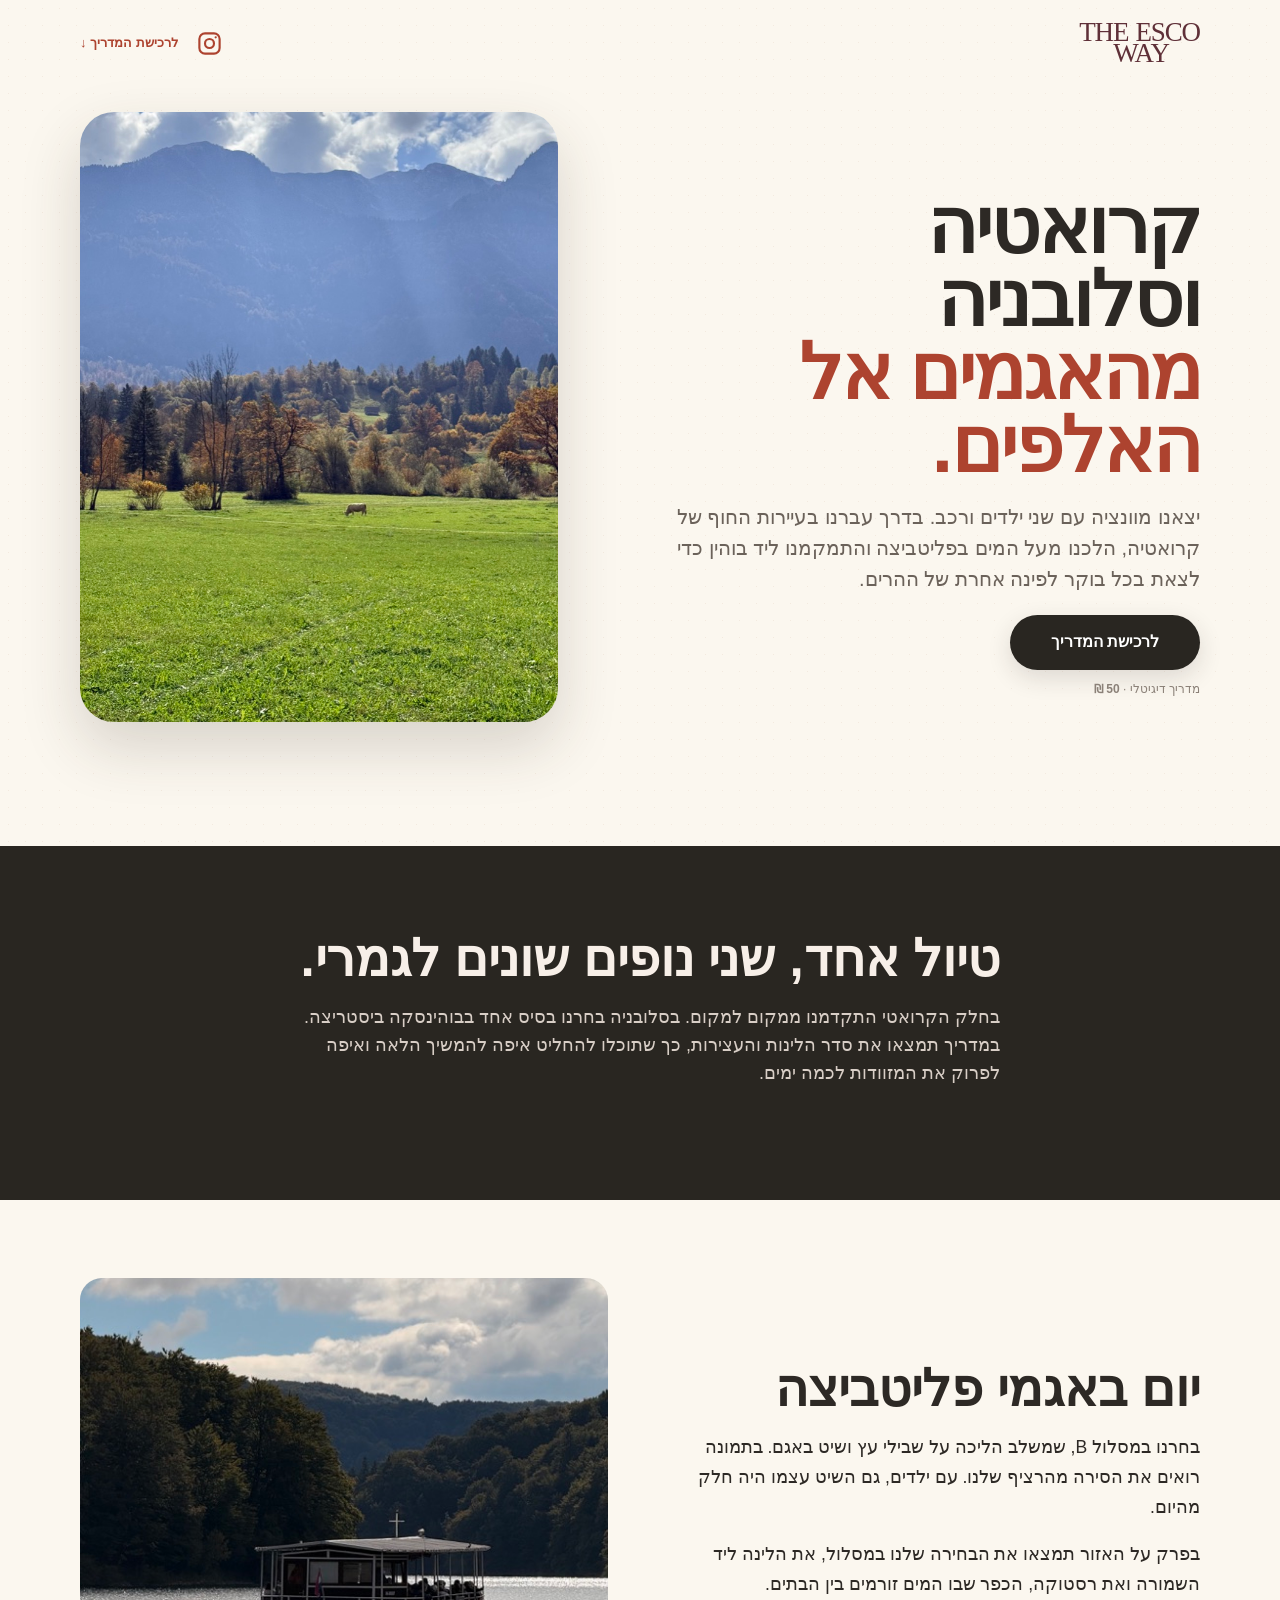
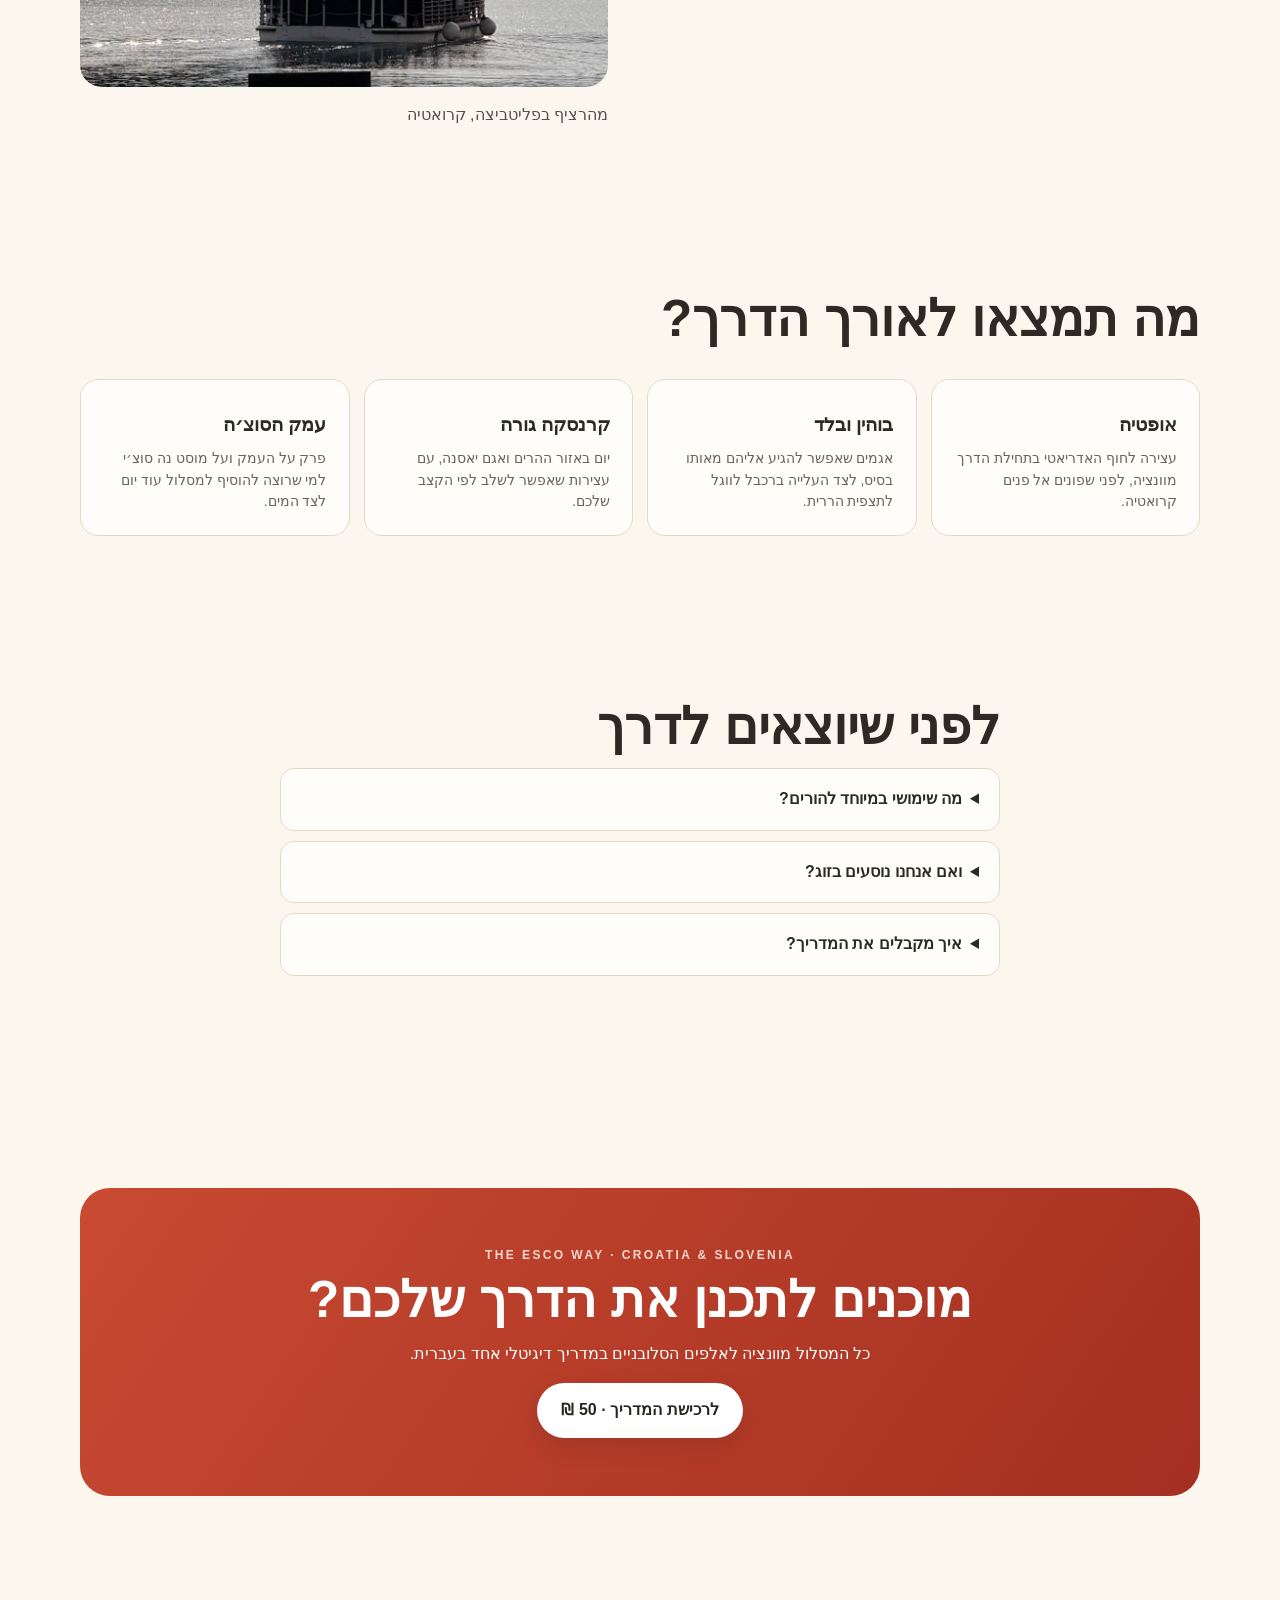
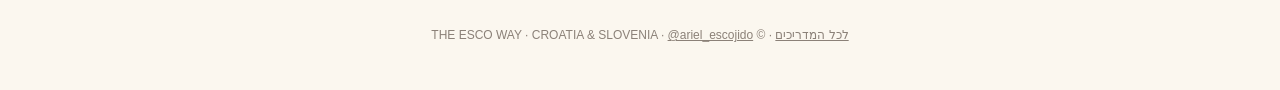
<file: croatia-slovenia/index.html>
<!doctype html><html lang="he" dir="rtl"><head><meta charset="utf-8"><meta name="viewport" content="width=device-width,initial-scale=1"><title>קרואטיה וסלובניה | The Esco Way</title><script async src="https://www.googletagmanager.com/gtag/js?id=G-51PRRH8Y3M"></script>
<script>
  window.dataLayer = window.dataLayer || [];
  function gtag(){dataLayer.push(arguments);}
  gtag('js', new Date());
  gtag('config', 'G-51PRRH8Y3M', {guide_id:'croatia-slovenia'});
</script>
<style>
:root{--ink:#2d2925;--muted:#6b625a;--paper:#fbf7ef;--card:#fffdf9;--line:#e5d7c8;--brick:#ad432f;--brick2:#c84a32;--green:#e9f6f1;--yellow:#fff5d9;--blue:#eef4ff;--dark:#292621}*{box-sizing:border-box}html{scroll-behavior:smooth}body{margin:0;font-family:Arial,'Noto Sans Hebrew',sans-serif;background:var(--paper);color:var(--ink);line-height:1.55}body:before{content:'';position:fixed;inset:0;pointer-events:none;opacity:.28;background-image:radial-gradient(circle,#dfc7b7 .7px,transparent .8px);background-size:17px 17px;z-index:-1}a{color:inherit}.wrap{width:min(1120px,calc(100% - 36px));margin:auto}.nav{display:flex;justify-content:space-between;align-items:center;padding:22px 0;font-size:13px}.brand{display:grid;grid-template-columns:auto auto;grid-template-rows:auto auto;column-gap:7px;direction:ltr;width:max-content;color:#5f3038;font-family:Georgia,'Times New Roman',serif;white-space:nowrap;line-height:.78;letter-spacing:-1.1px}.brand .the{grid-column:1;grid-row:1;font:inherit;font-size:27px;font-weight:400;letter-spacing:-1.1px}.brand .esco{grid-column:2;grid-row:1;font:inherit;font-size:27px;font-weight:400;letter-spacing:-1.1px}.brand .way{grid-column:1/3;grid-row:2;font:inherit;font-size:27px;font-weight:400;font-style:normal;letter-spacing:-1.1px;padding-left:34px}.brand:after{display:none}.nav a{text-decoration:none;color:var(--brick);font-weight:700}.navlinks{display:flex;align-items:center;gap:18px}.instagram-link{display:inline-flex;align-items:center;justify-content:center}.instagram-link svg{width:27px;height:27px;display:block}.hero{display:grid;grid-template-columns:1.03fr .97fr;gap:56px;align-items:center;padding:42px 0 84px}.eyebrow{font-size:12px;letter-spacing:2.4px;color:var(--brick);font-weight:800}h1{font-size:clamp(46px,6vw,84px);line-height:.95;margin:14px 0 20px;letter-spacing:-2px}h1 span{display:block;color:var(--brick)}.lead{font-size:20px;color:var(--muted);max-width:610px}.proofline{display:flex;gap:12px;flex-wrap:wrap;margin:26px 0}.pill{border:1px solid var(--line);background:rgba(255,253,249,.8);padding:8px 13px;border-radius:999px;font-size:13px}.cta{display:inline-flex;align-items:center;justify-content:center;background:var(--dark);color:white;text-decoration:none;padding:15px 24px;border-radius:999px;font-weight:800;min-width:190px;box-shadow:0 8px 24px rgba(41,38,33,.14)}.micro{font-size:12px;color:#8b8178;margin-top:10px}.heroimg{position:relative;min-height:570px}.heroimg img{width:82%;height:520px;object-fit:cover;border-radius:28px;display:block;margin-right:auto;box-shadow:0 25px 60px rgba(58,42,32,.18)}.guidecard{position:absolute;right:0;bottom:8px;width:52%;background:var(--card);border:1px solid var(--line);padding:20px;border-radius:18px;box-shadow:0 16px 40px rgba(58,42,32,.14);transform:rotate(2deg)}.guidecard b{display:block;color:var(--brick);font-size:22px}section{padding:78px 0}.sectionhead{max-width:720px;margin-bottom:34px}h2{font-size:clamp(32px,4vw,54px);line-height:1.05;margin:8px 0 14px}.sub{color:var(--muted);font-size:18px}.problem{background:var(--dark);color:#f7efe8}.problem .sub{color:#d8cec6}.tabs{display:flex;gap:10px;flex-wrap:wrap;margin-top:26px}.tab{padding:12px 15px;border-radius:12px;background:rgba(255,255,255,.06);border:1px solid rgba(255,255,255,.09)}.tab b{color:#fff;display:inline-block;margin-left:3px}.grid4{display:grid;grid-template-columns:repeat(4,1fr);gap:14px}.feature{background:var(--card);border:1px solid var(--line);border-radius:18px;padding:22px;min-height:155px}.feature i{font-style:normal;color:var(--brick);font-size:13px;font-weight:800}.feature b{display:block;font-size:19px;margin:8px 0}.feature p{margin:0;color:var(--muted);font-size:14px}.route{display:grid;grid-template-columns:repeat(11,1fr);gap:8px;direction:ltr;align-items:center;margin-top:35px}.stop{direction:rtl;text-align:center;font-size:12px;color:var(--muted)}.dot{width:13px;height:13px;background:var(--brick);border:3px solid #f1d6ca;border-radius:50%;margin:0 auto 9px}.route:before{content:'';height:2px;background:#dcc4b6;grid-column:1/-1;grid-row:1;align-self:start;margin-top:6px}.stop{grid-row:1;z-index:1}.preview{background:#f3eadf}.pages{display:grid;grid-template-columns:1.15fr .85fr .85fr;gap:18px;align-items:center;direction:ltr}.pageMock{direction:rtl;background:var(--card);border:1px solid var(--line);border-radius:20px;overflow:hidden;box-shadow:0 18px 38px rgba(65,44,31,.12)}.pageMock img{width:100%;height:260px;object-fit:cover;display:block}.pageMock .pc{padding:18px}.pageMock b{font-size:20px}.pageMock p{font-size:13px;color:var(--muted);margin:7px 0 0}.real{display:grid;grid-template-columns:1fr 1fr;gap:46px;align-items:center}.real img{width:100%;height:auto;aspect-ratio:4/5;object-fit:cover;object-position:center center;border-radius:26px}.quote{background:var(--card);border-right:5px solid var(--brick);padding:22px;border-radius:14px;color:var(--brick);font-size:20px;margin:24px 0}.familybox{background:var(--green);border:1px solid #c8e2d8;border-radius:22px;padding:30px}.faq details{background:var(--card);border:1px solid var(--line);border-radius:14px;padding:18px 20px;margin:10px 0}.faq summary{font-weight:800;cursor:pointer}.faq p{color:var(--muted);margin-bottom:0}.final{text-align:center;padding:100px 0}.final .box{background:linear-gradient(125deg,var(--brick2),#a42f20);color:white;border-radius:30px;padding:58px 24px}.final h2{margin-inline:auto;max-width:700px}.final .cta{background:white;color:var(--dark)}footer{padding:30px 0 45px;color:#8b8178;font-size:12px;text-align:center}@media(max-width:800px){.wrap{width:min(100% - 28px,620px)}.nav{padding:17px 0}.hero{grid-template-columns:1fr;gap:34px;padding:30px 0 58px}h1{font-size:54px}.lead{font-size:18px}.heroimg{min-height:430px}.heroimg img{width:88%;height:390px;border-radius:22px}.guidecard{width:61%;padding:16px}section{padding:58px 0}.grid4{grid-template-columns:1fr 1fr}.route{grid-template-columns:1fr 1fr;direction:rtl}.route:before{display:none}.stop{grid-row:auto;text-align:right;display:flex;align-items:center;gap:10px;background:var(--card);border:1px solid var(--line);padding:10px;border-radius:12px}.dot{margin:0;flex:0 0 auto}.pages{display:flex;overflow-x:auto;scroll-snap-type:x mandatory;padding-bottom:10px}.pageMock{min-width:82%;scroll-snap-align:center}.real{grid-template-columns:1fr;gap:28px}.real img{height:auto;aspect-ratio:4/5}.final{padding:60px 0}.final .box{padding:42px 20px;border-radius:22px}}@media(max-width:480px){h1{font-size:47px}.grid4{grid-template-columns:1fr}.proofline{gap:8px}.pill{font-size:12px}.cta{width:100%}}

/* V2 — photography-led editorial layer */
.hero{padding-top:26px;gap:48px}.heroimg{min-height:650px}.heroimg img{width:92%;height:610px;border-radius:34px;object-position:center 52%}.guidecard{bottom:18px}
.photo-break{padding:0;background:var(--paper);overflow:hidden}.photo-strip{width:min(1320px,calc(100% - 24px));margin:0 auto;display:grid;grid-template-columns:1.15fr .78fr .95fr 1.12fr;gap:10px;height:430px}.photo-strip figure,.editorial-grid figure,.family-cinema figure{margin:0;overflow:hidden;position:relative}.photo-strip img,.editorial-grid img,.family-cinema img{width:100%;height:100%;object-fit:cover;display:block;transition:transform .5s ease}.photo-strip figure:nth-child(2){margin-top:42px;height:330px}.photo-strip figure:nth-child(3){height:370px}.photo-strip figure:nth-child(4){margin-top:22px;height:390px}.photo-strip figure{border-radius:20px}.photo-strip figure:hover img,.editorial-grid figure:hover img{transform:scale(1.018)}
.editorial{padding:32px 0 92px}.editorial-head{display:flex;justify-content:space-between;align-items:end;gap:30px;margin-bottom:26px}.editorial-head h2{max-width:660px;margin-bottom:0}.editorial-note{max-width:330px;color:var(--muted);font-size:14px}.editorial-grid{display:grid;grid-template-columns:1.1fr .9fr .9fr;grid-template-rows:310px 430px;gap:12px}.editorial-grid figure{border-radius:22px}.editorial-grid .big{grid-row:1/3}.editorial-grid .wide{grid-column:2/4}.editorial-grid .portrait img{object-position:center 62%}.caption{position:absolute;right:14px;bottom:12px;background:rgba(255,253,249,.9);backdrop-filter:blur(8px);padding:7px 11px;border-radius:999px;font-size:11px;font-weight:700;color:var(--ink)}
.family-cinema{padding:0 0 80px}.family-cinema .frame{height:620px;border-radius:30px;overflow:hidden;position:relative}.family-cinema img{object-position:center 48%}.family-cinema .overlay{position:absolute;inset:0;background:linear-gradient(90deg,rgba(22,20,18,.04),rgba(22,20,18,.08) 45%,rgba(22,20,18,.76));display:flex;align-items:center;justify-content:flex-start;padding:60px}.family-cinema .copy{max-width:470px;color:white;margin-left:auto;text-align:right}.family-cinema .copy .eyebrow{color:#f4c9ba}.family-cinema .copy h2{font-size:54px;margin:10px 0 14px}.family-cinema .copy p{font-size:18px;color:#f5eee9}
.mini-gallery{display:grid;grid-template-columns:repeat(4,1fr);gap:12px;margin-top:28px}.mini-gallery img{width:100%;height:260px;object-fit:cover;border-radius:18px}.mini-gallery img:nth-child(2){object-position:center 35%}
@media(max-width:800px){.hero{padding-top:18px}.heroimg{min-height:520px}.heroimg img{width:100%;height:500px;border-radius:24px;object-position:center 58%}.guidecard{width:66%;bottom:-8px}.photo-strip{width:calc(100% - 16px);grid-template-columns:1.2fr .8fr;height:520px;gap:8px}.photo-strip figure{height:250px!important;margin:0!important;border-radius:14px}.photo-strip figure:nth-child(2),.photo-strip figure:nth-child(4){transform:translateY(34px)}.editorial{padding:18px 0 58px}.editorial-head{display:block}.editorial-note{margin-top:12px}.editorial-grid{grid-template-columns:1fr 1fr;grid-template-rows:330px 360px 360px}.editorial-grid .big{grid-column:1/3;grid-row:auto}.editorial-grid .wide{grid-column:1/3}.family-cinema{padding-bottom:58px}.family-cinema .frame{height:570px;border-radius:22px}.family-cinema .overlay{background:linear-gradient(0deg,rgba(22,20,18,.78),rgba(22,20,18,.02) 65%);align-items:flex-end;padding:26px}.family-cinema .copy{margin:0}.family-cinema .copy h2{font-size:38px}.mini-gallery{grid-template-columns:1fr 1fr;overflow:hidden}.mini-gallery img{height:220px}.mini-gallery img:nth-child(3){grid-column:1/3;height:260px}}

/* Route redesign — editorial RTL journey cards */
.route.route-cards{position:relative;display:grid;grid-template-columns:repeat(6,minmax(0,1fr));gap:14px;direction:rtl;align-items:stretch;margin-top:40px;padding:18px 0 0}
.route.route-cards:before{content:'';display:block;position:absolute;top:0;right:0;left:0;height:1px;background:linear-gradient(90deg,transparent,#d8b9a9 8%,#d8b9a9 92%,transparent)}
.route.route-cards .stop{position:relative;overflow:hidden;grid-row:auto;direction:rtl;text-align:right;min-height:116px;padding:18px 18px 17px;background:rgba(255,253,249,.9);border:1px solid var(--line);border-radius:18px;color:var(--ink);display:flex;flex-direction:column;justify-content:flex-end;align-items:flex-start;gap:3px;box-shadow:0 8px 22px rgba(65,44,31,.05);transition:transform .2s ease,box-shadow .2s ease,border-color .2s ease}
.route.route-cards .stop:nth-child(3n+2){background:#f8eee5}.route.route-cards .stop:nth-child(3n){background:#f4f0e8}
.route.route-cards .stop:hover{transform:translateY(-3px);box-shadow:0 14px 30px rgba(65,44,31,.10);border-color:#d5ad9a}
.route.route-cards .stop:before{content:'';position:absolute;top:0;right:0;width:100%;height:5px;background:var(--brick)}
.route.route-cards .route-num{position:absolute;top:15px;left:15px;font-family:Georgia,'Times New Roman',serif;font-size:30px;line-height:1;color:rgba(173,67,47,.16);font-weight:700;letter-spacing:-1px}
.route.route-cards .route-name{position:relative;z-index:1;font-size:20px;line-height:1.1;font-weight:800;white-space:nowrap}
.route.route-cards .route-en{position:relative;z-index:1;direction:ltr;font-family:Georgia,'Times New Roman',serif;font-size:11px;line-height:1.1;color:var(--brick);letter-spacing:1.25px;text-transform:uppercase}
.route.route-cards .stop:after{content:'';position:absolute;right:18px;top:20px;width:8px;height:8px;border-radius:50%;background:var(--brick);box-shadow:0 0 0 5px #f2ddd3}
@media(max-width:800px){.route.route-cards{grid-template-columns:repeat(2,minmax(0,1fr));gap:10px;margin-top:30px;padding-top:14px}.route.route-cards .stop{min-height:102px;padding:15px;border-radius:15px}.route.route-cards .route-name{font-size:17px}.route.route-cards .route-num{font-size:26px;top:13px;left:13px}.route.route-cards .stop:after{right:15px;top:17px}}
@media(max-width:420px){.route.route-cards{grid-template-columns:1fr 1fr}.route.route-cards .route-name{font-size:16px}.route.route-cards .route-en{font-size:9px;letter-spacing:.9px}}

/* Preview gallery — real trip photos rather than destination content cards */
.pages:has(.preview-photo){align-items:stretch}
.pageMock.preview-photo{position:relative;overflow:hidden;height:520px;min-height:0;background:#ddd;border-radius:22px}
.pageMock.preview-photo img{width:100%;height:100%;min-height:0;object-fit:cover;display:block}
.pageMock.preview-photo .preview-caption{position:absolute;right:14px;bottom:14px;left:auto;background:rgba(255,253,249,.92);backdrop-filter:blur(8px);-webkit-backdrop-filter:blur(8px);padding:9px 13px;border-radius:999px;font-size:13px;font-weight:700;color:var(--ink);box-shadow:0 5px 18px rgba(35,30,26,.12);direction:rtl}
@media(max-width:800px){.pageMock.preview-photo{height:390px}.pageMock.preview-photo img{height:100%;min-height:0}.pageMock.preview-photo .preview-caption{font-size:12px;right:10px;bottom:10px;padding:8px 11px}}

/* Keep the two vertical Tokyo moments readable without aggressive cropping */
.editorial-grid figure.show-full{background:#eee8df}
.editorial-grid figure.show-full img{object-fit:cover;object-position:center center;transform:none}
.editorial-grid figure.show-full:hover img{transform:none}

/* Family cinema: preserve the portrait photo instead of aggressively cropping it */
.family-cinema .family-photo{position:absolute;inset:0;background:#20251f}
.family-cinema .family-photo-bg{position:absolute;inset:-22px;width:calc(100% + 44px);height:calc(100% + 44px);object-fit:cover;object-position:center 62%;filter:blur(20px) brightness(.72);transform:scale(1.06)}
.family-cinema .family-photo-main{position:absolute;inset:0;width:100%;height:100%;object-fit:contain;object-position:left center;z-index:1}
.family-cinema .overlay{z-index:2;background:linear-gradient(90deg,rgba(22,20,18,.02) 0%,rgba(22,20,18,.12) 42%,rgba(22,20,18,.82) 72%,rgba(22,20,18,.88) 100%)}
@media(max-width:800px){.family-cinema .family-photo-main{object-position:center top}.family-cinema .family-photo-bg{object-position:center 60%}.family-cinema .overlay{background:linear-gradient(0deg,rgba(22,20,18,.84),rgba(22,20,18,.06) 66%)}}

/* Family cinema — deer family photo: show the full frame without zoom */
.family-cinema .family-photo-bg{display:block;object-fit:cover;object-position:center center;filter:blur(18px) brightness(.62);transform:scale(1.05)}
.family-cinema .family-photo-main{object-fit:contain;object-position:left center;transform:none}
@media(max-width:800px){.family-cinema .family-photo-main{object-fit:contain;object-position:center center}}

/* Purchase lead modal */
.purchase-modal{position:fixed;inset:0;z-index:9999;display:none;align-items:center;justify-content:center;padding:22px;direction:rtl}.purchase-modal.open{display:flex}.purchase-backdrop{position:absolute;inset:0;background:rgba(35,30,26,.62);backdrop-filter:blur(6px)}.purchase-dialog{position:relative;width:min(520px,100%);background:var(--card);border:1px solid var(--line);border-radius:26px;padding:30px;box-shadow:0 30px 90px rgba(35,30,26,.28);z-index:1}.purchase-close{position:absolute;top:14px;left:14px;border:0;background:#f3eadf;width:38px;height:38px;border-radius:50%;font-size:24px;line-height:1;cursor:pointer;color:var(--ink)}.purchase-dialog h3{font-size:32px;line-height:1.08;margin:8px 0 8px}.purchase-dialog .purchase-intro{color:var(--muted);margin:0 0 22px}.purchase-price{display:inline-flex;gap:8px;align-items:center;background:#f8eee5;color:var(--brick);font-weight:800;border-radius:999px;padding:8px 12px;margin-bottom:18px}.purchase-form{display:grid;gap:14px}.purchase-field{display:grid;gap:6px;text-align:right}.purchase-field label{font-size:13px;font-weight:800}.purchase-field input{width:100%;border:1px solid var(--line);background:white;border-radius:12px;padding:13px 14px;font:inherit;color:var(--ink);outline:none}.purchase-field input:focus{border-color:#c98570;box-shadow:0 0 0 3px rgba(173,67,47,.09)}.purchase-submit{border:0;background:var(--dark);color:#fff;border-radius:999px;padding:15px 20px;font:inherit;font-weight:800;cursor:pointer;margin-top:4px}.purchase-note{font-size:12px;color:#8b8178;margin:2px 0 0;text-align:center}.purchase-status{display:none;text-align:center;padding:16px 4px 4px}.purchase-status.show{display:block}.purchase-status strong{display:block;font-size:24px;margin-bottom:8px}.purchase-status p{color:var(--muted);margin:0}.purchase-form.hidden{display:none}@media(max-width:600px){.purchase-modal{align-items:flex-end;padding:10px}.purchase-dialog{border-radius:24px 24px 16px 16px;padding:26px 20px 22px}.purchase-dialog h3{font-size:28px}}

.spread,.books{display:grid;grid-template-columns:1fr 1fr;gap:clamp(24px,5vw,70px);align-items:center}.spread figure,.books figure{margin:0}.spread img,.books img{width:100%;height:clamp(240px,32vw,415px);object-fit:cover;border-radius:22px}.books article{align-self:stretch}.books h3{font-size:2rem;margin:12px 0}.books p,.spread p{font-size:1.1rem;line-height:1.7}.books a:focus-visible,.cta:focus-visible{outline:3px solid #17548c;outline-offset:3px}figcaption{margin-top:8px;color:#58524e}@media(max-width:760px){.spread,.books{grid-template-columns:1fr}.spread img,.books img{height:235px}}</style></head><body><header class="wrap"><div class="nav"><div class="brand" aria-label="THE ESCO WAY"><span class="the">THE</span><span class="esco">ESCO</span><span class="way">WAY</span></div><div class="navlinks"><a class="instagram-link" href="https://www.instagram.com/ariel_escojido?stkn=dmM4bjkwaGRwMHF3&utm_source=qr" target="_blank" rel="noopener noreferrer" aria-label="Instagram @ariel_escojido" data-event="instagram_header_click"><svg viewBox="0 0 24 24" fill="none" stroke="currentColor" stroke-width="1.9" stroke-linecap="round" stroke-linejoin="round" aria-hidden="true"><rect x="3" y="3" width="18" height="18" rx="5"></rect><circle cx="12" cy="12" r="4"></circle><circle cx="17.5" cy="6.5" r="1" fill="currentColor" stroke="none"></circle></svg></a><a href="#buy">לרכישת המדריך ↓</a></div></div></header><main><section class="hero wrap"><div><h1>קרואטיה וסלובניה<span>מהאגמים אל האלפים.</span></h1><p class="lead">יצאנו מוונציה עם שני ילדים ורכב. בדרך עברנו בעיירות החוף של קרואטיה, הלכנו מעל המים בפליטביצה והתמקמנו ליד בוהין כדי לצאת בכל בוקר לפינה אחרת של ההרים.</p><a class="cta" href="#purchase" data-purchase-open data-event="hero_cta_click">לרכישת המדריך</a><div class="micro">מדריך דיגיטלי · <b>50 ₪</b></div></div><div class="heroimg"><img src="../assets/bohinj.jpg" alt="קרני שמש מעל האחו בבוהין"></div></section><section class="problem"><div class="wrap sectionhead"><h2>טיול אחד, שני נופים שונים לגמרי.</h2><p class="sub">בחלק הקרואטי התקדמנו ממקום למקום. בסלובניה בחרנו בסיס אחד בבוהינסקה ביסטריצה. במדריך תמצאו את סדר הלינות והעצירות, כך שתוכלו להחליט איפה להמשיך הלאה ואיפה לפרוק את המזוודות לכמה ימים.</p></div></section><section><div class="wrap spread"><div class="sectionhead"><h2>יום באגמי פליטביצה</h2><p>בחרנו במסלול B, שמשלב הליכה על שבילי עץ ושיט באגם. בתמונה רואים את הסירה מהרציף שלנו. עם ילדים, גם השיט עצמו היה חלק מהיום.</p><p>בפרק על האזור תמצאו את הבחירה שלנו במסלול, את הלינה ליד השמורה ואת רסטוקה, הכפר שבו המים זורמים בין הבתים.</p></div><figure><img loading="lazy" src="../assets/plitvice.jpg" alt="מהרציף בפליטביצה, קרואטיה"><figcaption>מהרציף בפליטביצה, קרואטיה</figcaption></figure></div></section><section><div class="wrap"><div class="sectionhead"><h2>מה תמצאו לאורך הדרך?</h2></div><div class="grid4"><div class="feature"><b>אופטיה</b><p>עצירה לחוף האדריאטי בתחילת הדרך מוונציה, לפני שפונים אל פנים קרואטיה.</p></div><div class="feature"><b>בוהין ובלד</b><p>אגמים שאפשר להגיע אליהם מאותו בסיס, לצד העלייה ברכבל לווגל לתצפית הררית.</p></div><div class="feature"><b>קרנסקה גורה</b><p>יום באזור ההרים ואגם יאסנה, עם עצירות שאפשר לשלב לפי הקצב שלכם.</p></div><div class="feature"><b>עמק הסוצ׳ה</b><p>פרק על העמק ועל מוסט נה סוצ׳י למי שרוצה להוסיף למסלול עוד יום לצד המים.</p></div></div></div></section><section class="faq"><div class="wrap sectionhead"><h2>לפני שיוצאים לדרך</h2><details><summary>מה שימושי במיוחד להורים?</summary><p>הבחירות שלנו לגבי לינה, חלוקת הנסיעות וימי הטבע התבססו על טיול עם שני ילדים קטנים. אפשר לקחת יום אחד כמו שהוא או לבחור מתוכו עצירה אחת.</p></details><details><summary>ואם אנחנו נוסעים בזוג?</summary><p>אותם אגמים, כפרים ובסיסי לינה מתאימים גם לטיול עצמאי בזוג. תוכלו להתעכב בהרים או לחבר כמה עצירות ביום.</p></details><details><summary>איך מקבלים את המדריך?</summary><p>משאירים פרטים בחלון ההזמנה. נחזור אליכם להשלמת תשלום של 50 ₪ ונשלח קישור להורדת ה־PDF.</p></details></div></section><section class="final" id="buy"><div class="wrap"><div class="box"><div class="eyebrow" style="color:#f5d7cd">THE ESCO WAY · CROATIA &amp; SLOVENIA</div><h2>מוכנים לתכנן את הדרך שלכם?</h2><p>כל המסלול מוונציה לאלפים הסלובניים במדריך דיגיטלי אחד בעברית.</p><a class="cta" href="#purchase" data-purchase-open data-event="purchase_cta_click">לרכישת המדריך · 50 ₪</a></div></div></section></main><footer class="wrap"><a href="../guides/">לכל המדריכים</a> · © THE ESCO WAY · CROATIA &amp; SLOVENIA · <a href="https://www.instagram.com/ariel_escojido?stkn=dmM4bjkwaGRwMHF3&utm_source=qr" target="_blank" rel="noopener noreferrer">@ariel_escojido</a></footer><div class="purchase-modal" id="purchaseModal" aria-hidden="true"><div class="purchase-backdrop" data-purchase-close></div><div class="purchase-dialog" role="dialog" aria-modal="true" aria-labelledby="purchaseTitle"><button class="purchase-close" type="button" aria-label="סגירה" data-purchase-close>×</button><div class="eyebrow">THE ESCO WAY · CROATIA &amp; SLOVENIA</div><h3 id="purchaseTitle">רוצים לרכוש את המדריך?</h3><p class="purchase-intro">השאירו פרטים ונחזור אליכם להשלמת התשלום וקבלת המדריך.</p><div class="purchase-price">50 ₪</div><form class="purchase-form" id="purchaseForm" action="https://formspree.io/f/maeqepkl" method="POST"><input type="hidden" name="subject" value="רכישה חדשה - THE ESCO WAY CROATIA &amp; SLOVENIA"><input type="hidden" name="product" value="THE ESCO WAY - CROATIA &amp; SLOVENIA"><input type="hidden" name="price" value="50 ILS"><div class="purchase-field"><label for="purchaseName">שם מלא</label><input id="purchaseName" name="name" autocomplete="name" required></div><div class="purchase-field"><label for="purchasePhone">טלפון</label><input id="purchasePhone" name="phone" type="tel" inputmode="tel" autocomplete="tel" required></div><div class="purchase-field"><label for="purchaseEmail">אימייל</label><input id="purchaseEmail" name="email" type="email" autocomplete="email" required></div><button class="purchase-submit" type="submit">שליחת פרטים לרכישה</button><p class="purchase-note">לא מתבצע חיוב באתר. לאחר קבלת הפרטים ניצור איתכם קשר להשלמת התשלום.</p></form><div class="purchase-status" id="purchaseStatus"><strong>תודה! הפרטים התקבלו 🙌</strong><p>ניצור איתכם קשר בהקדם להשלמת התשלום וקבלת המדריך.</p></div></div></div><script>document.querySelectorAll('[data-event]').forEach(el=>el.addEventListener('click',()=>{window.dataLayer=window.dataLayer||[];window.dataLayer.push({event:el.dataset.event});if(el.hasAttribute('data-purchase-open'))gtag('event','purchase_click',{button_location:el.dataset.event==='hero_cta_click'?'hero':'bottom'})}));document.querySelectorAll('details').forEach(el=>el.addEventListener('toggle',()=>{if(el.open){window.dataLayer=window.dataLayer||[];window.dataLayer.push({event:'faq_open',question:el.querySelector('summary').innerText})}}));</script><script>
(()=>{const modal=document.getElementById('purchaseModal'),form=document.getElementById('purchaseForm'),status=document.getElementById('purchaseStatus');const open=()=>{modal.classList.add('open');modal.setAttribute('aria-hidden','false');document.body.style.overflow='hidden';setTimeout(()=>document.getElementById('purchaseName').focus(),50)};const close=()=>{modal.classList.remove('open');modal.setAttribute('aria-hidden','true');document.body.style.overflow=''};document.querySelectorAll('[data-purchase-open]').forEach(a=>a.addEventListener('click',e=>{e.preventDefault();open()}));document.querySelectorAll('[data-purchase-close]').forEach(x=>x.addEventListener('click',close));document.addEventListener('keydown',e=>{if(e.key==='Escape')close()});form.addEventListener('submit',async e=>{e.preventDefault();if(form.action.includes('FORM_ID')){alert('טופס הרכישה מוכן. נשאר לחבר את מזהה Formspree כדי שהפרטים יישלחו למייל.');return}const btn=form.querySelector('button[type=submit]');btn.disabled=true;btn.textContent='שולח...';try{const res=await fetch(form.action,{method:'POST',body:new FormData(form),headers:{Accept:'application/json'}});if(!res.ok)throw new Error();form.classList.add('hidden');status.classList.add('show');window.dataLayer=window.dataLayer||[];window.dataLayer.push({event:'purchase_lead_submitted'});gtag('event','purchase_lead_submitted');}catch(err){alert('לא הצלחנו לשלוח כרגע. נסו שוב בעוד רגע.');btn.disabled=false;btn.textContent='שליחת פרטים לרכישה';}});})();
</script></body></html>
</file>
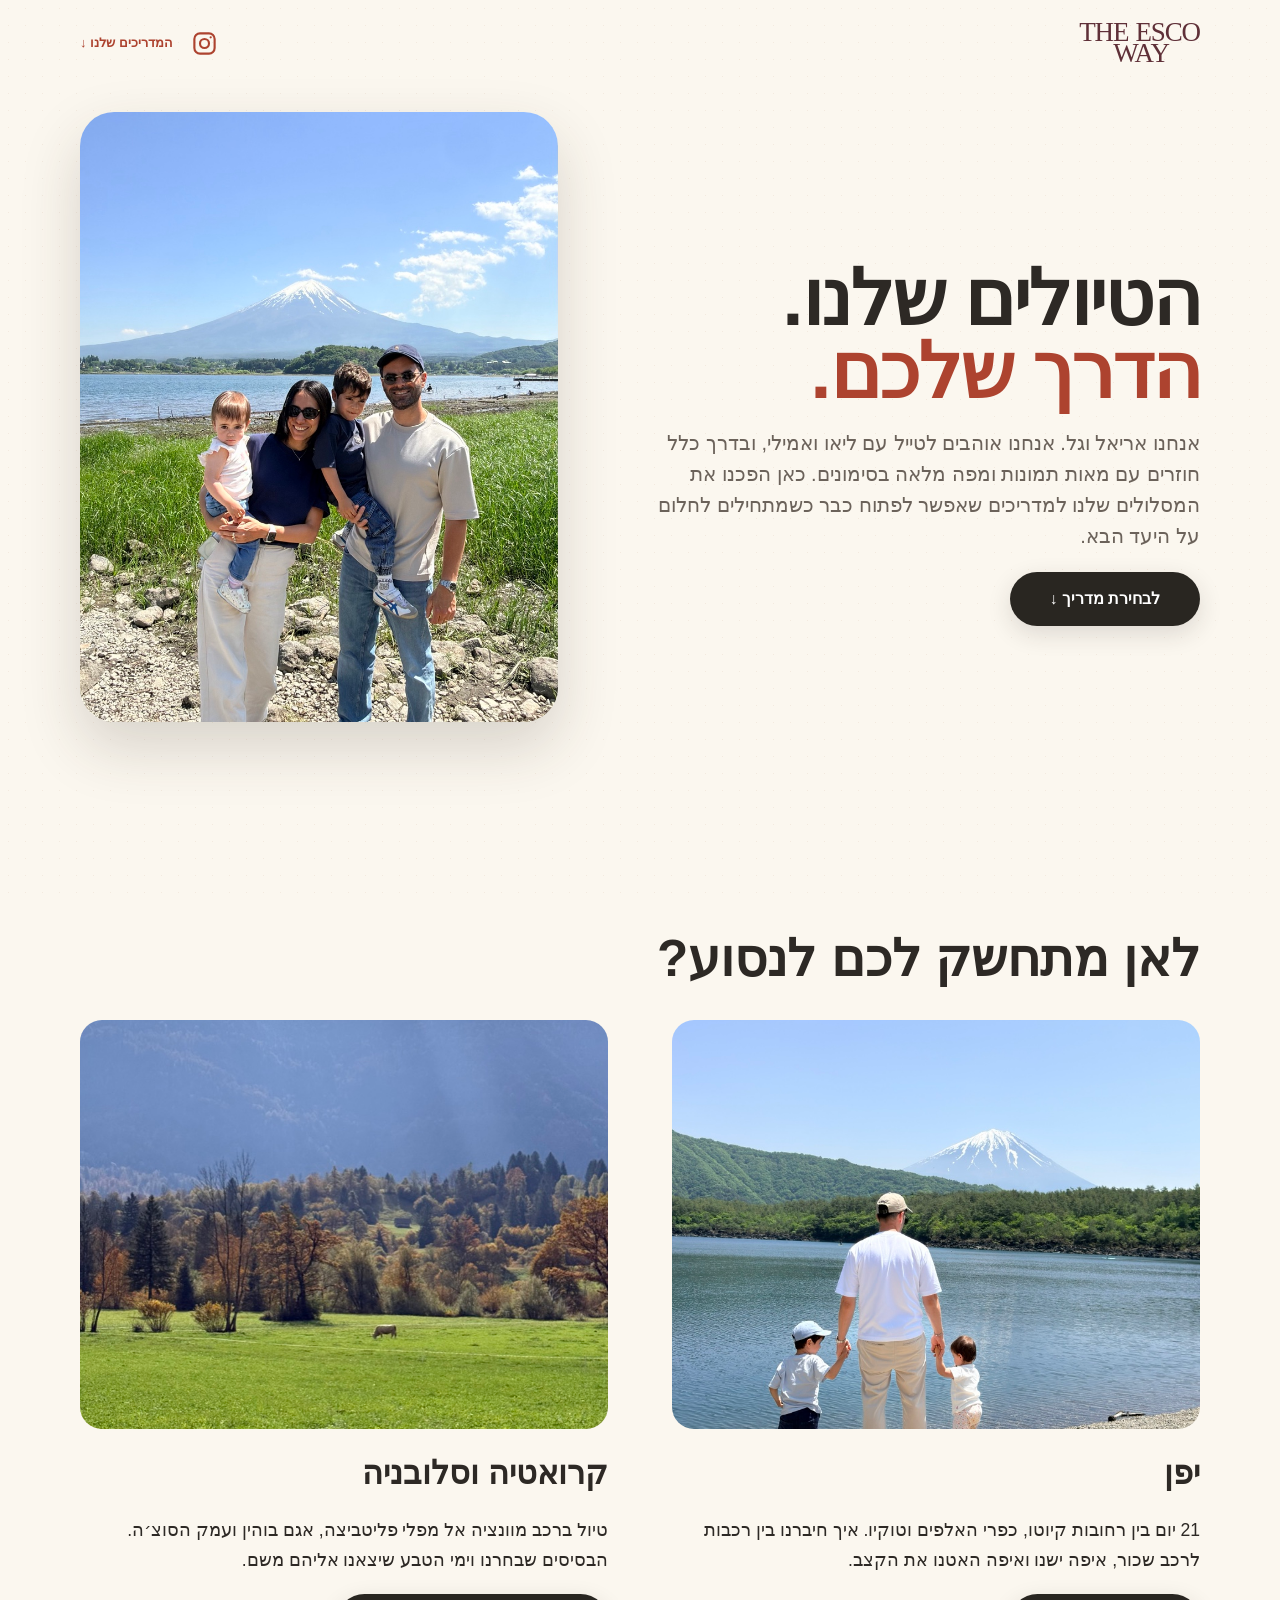
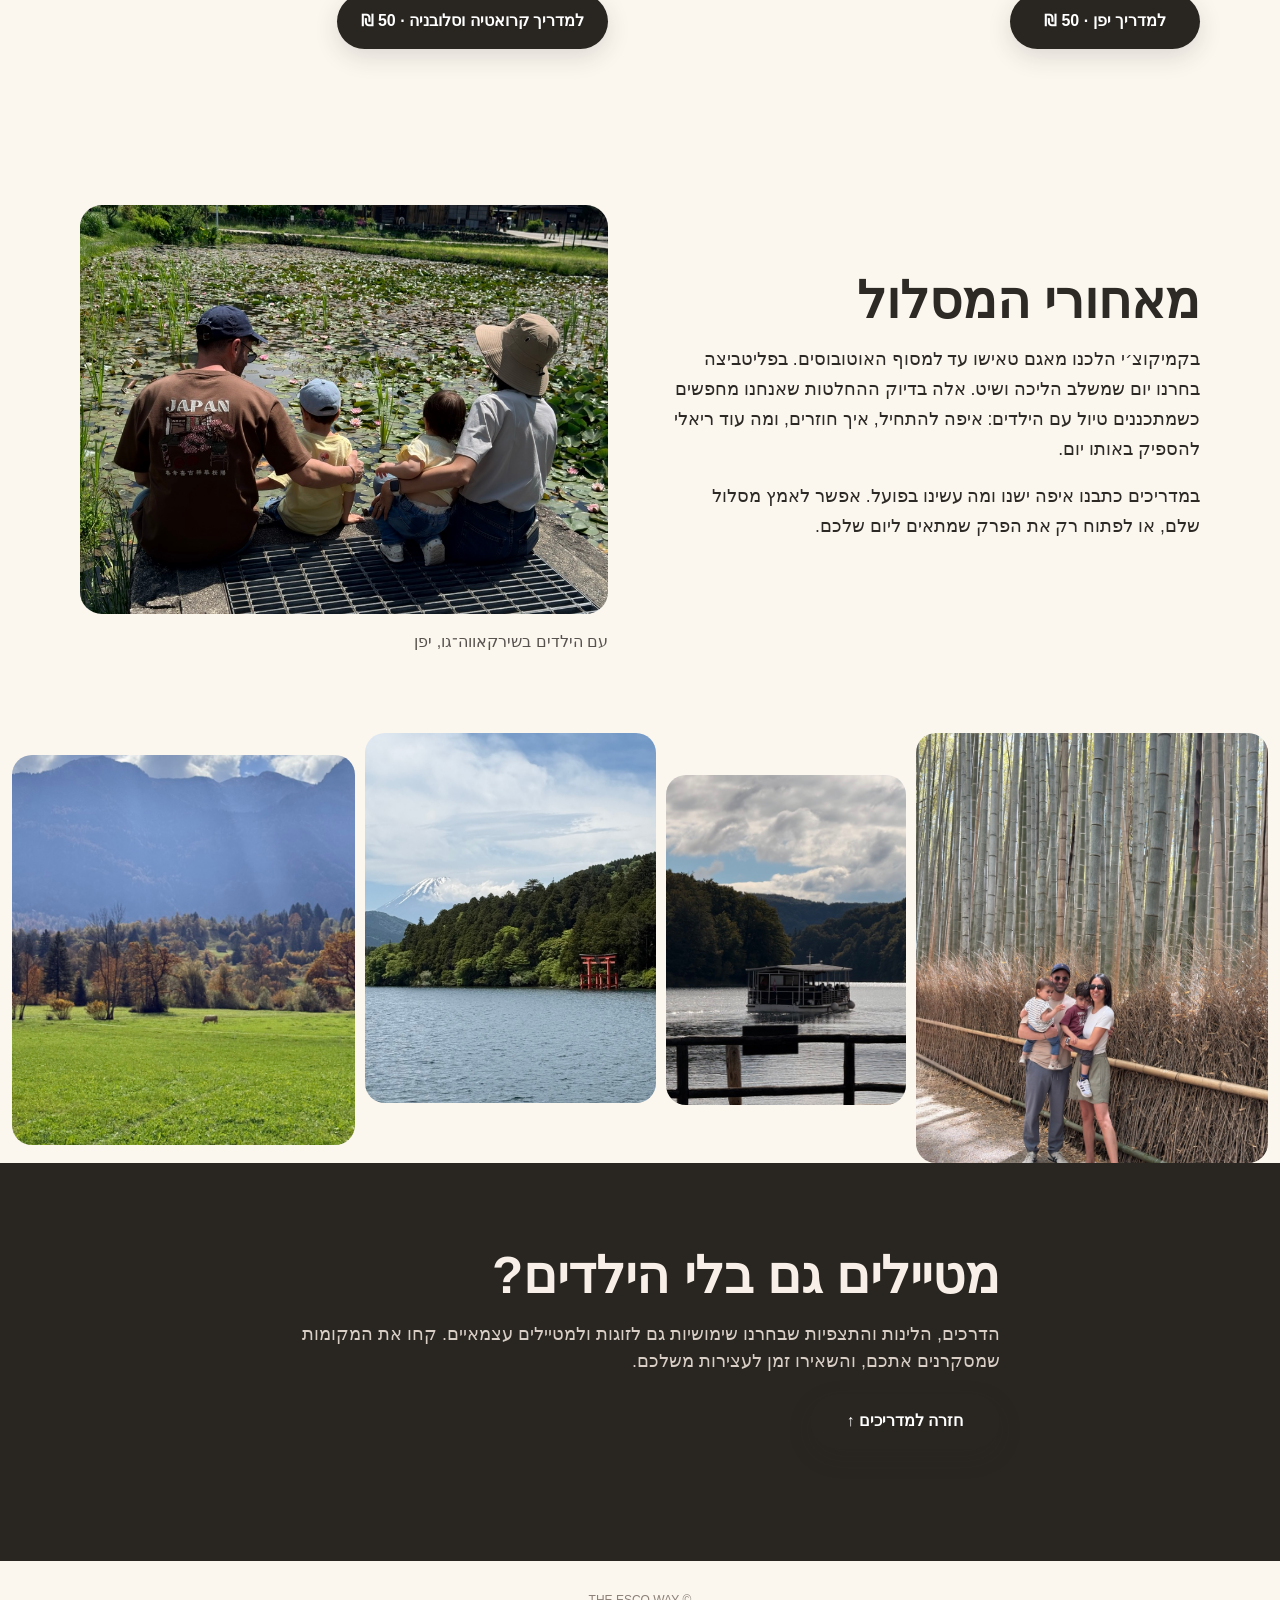
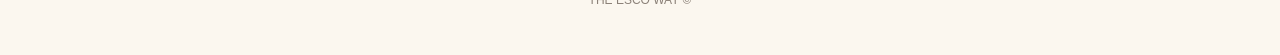
<file: guides/index.html>
<!doctype html><html lang="he" dir="rtl"><head><meta charset="utf-8"><meta name="viewport" content="width=device-width,initial-scale=1"><title>המדריכים שלנו | The Esco Way</title><script async src="https://www.googletagmanager.com/gtag/js?id=G-51PRRH8Y3M"></script>
<script>
  window.dataLayer = window.dataLayer || [];
  function gtag(){dataLayer.push(arguments);}
  gtag('js', new Date());
  gtag('config', 'G-51PRRH8Y3M', {guide_id:'guides'});
</script>
<style>
:root{--ink:#2d2925;--muted:#6b625a;--paper:#fbf7ef;--card:#fffdf9;--line:#e5d7c8;--brick:#ad432f;--brick2:#c84a32;--green:#e9f6f1;--yellow:#fff5d9;--blue:#eef4ff;--dark:#292621}*{box-sizing:border-box}html{scroll-behavior:smooth}body{margin:0;font-family:Arial,'Noto Sans Hebrew',sans-serif;background:var(--paper);color:var(--ink);line-height:1.55}body:before{content:'';position:fixed;inset:0;pointer-events:none;opacity:.28;background-image:radial-gradient(circle,#dfc7b7 .7px,transparent .8px);background-size:17px 17px;z-index:-1}a{color:inherit}.wrap{width:min(1120px,calc(100% - 36px));margin:auto}.nav{display:flex;justify-content:space-between;align-items:center;padding:22px 0;font-size:13px}.brand{display:grid;grid-template-columns:auto auto;grid-template-rows:auto auto;column-gap:7px;direction:ltr;width:max-content;color:#5f3038;font-family:Georgia,'Times New Roman',serif;white-space:nowrap;line-height:.78;letter-spacing:-1.1px}.brand .the{grid-column:1;grid-row:1;font:inherit;font-size:27px;font-weight:400;letter-spacing:-1.1px}.brand .esco{grid-column:2;grid-row:1;font:inherit;font-size:27px;font-weight:400;letter-spacing:-1.1px}.brand .way{grid-column:1/3;grid-row:2;font:inherit;font-size:27px;font-weight:400;font-style:normal;letter-spacing:-1.1px;padding-left:34px}.brand:after{display:none}.nav a{text-decoration:none;color:var(--brick);font-weight:700}.navlinks{display:flex;align-items:center;gap:18px}.instagram-link{display:inline-flex;align-items:center;justify-content:center}.instagram-link svg{width:27px;height:27px;display:block}.hero{display:grid;grid-template-columns:1.03fr .97fr;gap:56px;align-items:center;padding:42px 0 84px}.eyebrow{font-size:12px;letter-spacing:2.4px;color:var(--brick);font-weight:800}h1{font-size:clamp(46px,6vw,84px);line-height:.95;margin:14px 0 20px;letter-spacing:-2px}h1 span{display:block;color:var(--brick)}.lead{font-size:20px;color:var(--muted);max-width:610px}.proofline{display:flex;gap:12px;flex-wrap:wrap;margin:26px 0}.pill{border:1px solid var(--line);background:rgba(255,253,249,.8);padding:8px 13px;border-radius:999px;font-size:13px}.cta{display:inline-flex;align-items:center;justify-content:center;background:var(--dark);color:white;text-decoration:none;padding:15px 24px;border-radius:999px;font-weight:800;min-width:190px;box-shadow:0 8px 24px rgba(41,38,33,.14)}.micro{font-size:12px;color:#8b8178;margin-top:10px}.heroimg{position:relative;min-height:570px}.heroimg img{width:82%;height:520px;object-fit:cover;border-radius:28px;display:block;margin-right:auto;box-shadow:0 25px 60px rgba(58,42,32,.18)}.guidecard{position:absolute;right:0;bottom:8px;width:52%;background:var(--card);border:1px solid var(--line);padding:20px;border-radius:18px;box-shadow:0 16px 40px rgba(58,42,32,.14);transform:rotate(2deg)}.guidecard b{display:block;color:var(--brick);font-size:22px}section{padding:78px 0}.sectionhead{max-width:720px;margin-bottom:34px}h2{font-size:clamp(32px,4vw,54px);line-height:1.05;margin:8px 0 14px}.sub{color:var(--muted);font-size:18px}.problem{background:var(--dark);color:#f7efe8}.problem .sub{color:#d8cec6}.tabs{display:flex;gap:10px;flex-wrap:wrap;margin-top:26px}.tab{padding:12px 15px;border-radius:12px;background:rgba(255,255,255,.06);border:1px solid rgba(255,255,255,.09)}.tab b{color:#fff;display:inline-block;margin-left:3px}.grid4{display:grid;grid-template-columns:repeat(4,1fr);gap:14px}.feature{background:var(--card);border:1px solid var(--line);border-radius:18px;padding:22px;min-height:155px}.feature i{font-style:normal;color:var(--brick);font-size:13px;font-weight:800}.feature b{display:block;font-size:19px;margin:8px 0}.feature p{margin:0;color:var(--muted);font-size:14px}.route{display:grid;grid-template-columns:repeat(11,1fr);gap:8px;direction:ltr;align-items:center;margin-top:35px}.stop{direction:rtl;text-align:center;font-size:12px;color:var(--muted)}.dot{width:13px;height:13px;background:var(--brick);border:3px solid #f1d6ca;border-radius:50%;margin:0 auto 9px}.route:before{content:'';height:2px;background:#dcc4b6;grid-column:1/-1;grid-row:1;align-self:start;margin-top:6px}.stop{grid-row:1;z-index:1}.preview{background:#f3eadf}.pages{display:grid;grid-template-columns:1.15fr .85fr .85fr;gap:18px;align-items:center;direction:ltr}.pageMock{direction:rtl;background:var(--card);border:1px solid var(--line);border-radius:20px;overflow:hidden;box-shadow:0 18px 38px rgba(65,44,31,.12)}.pageMock img{width:100%;height:260px;object-fit:cover;display:block}.pageMock .pc{padding:18px}.pageMock b{font-size:20px}.pageMock p{font-size:13px;color:var(--muted);margin:7px 0 0}.real{display:grid;grid-template-columns:1fr 1fr;gap:46px;align-items:center}.real img{width:100%;height:auto;aspect-ratio:4/5;object-fit:cover;object-position:center center;border-radius:26px}.quote{background:var(--card);border-right:5px solid var(--brick);padding:22px;border-radius:14px;color:var(--brick);font-size:20px;margin:24px 0}.familybox{background:var(--green);border:1px solid #c8e2d8;border-radius:22px;padding:30px}.faq details{background:var(--card);border:1px solid var(--line);border-radius:14px;padding:18px 20px;margin:10px 0}.faq summary{font-weight:800;cursor:pointer}.faq p{color:var(--muted);margin-bottom:0}.final{text-align:center;padding:100px 0}.final .box{background:linear-gradient(125deg,var(--brick2),#a42f20);color:white;border-radius:30px;padding:58px 24px}.final h2{margin-inline:auto;max-width:700px}.final .cta{background:white;color:var(--dark)}footer{padding:30px 0 45px;color:#8b8178;font-size:12px;text-align:center}@media(max-width:800px){.wrap{width:min(100% - 28px,620px)}.nav{padding:17px 0}.hero{grid-template-columns:1fr;gap:34px;padding:30px 0 58px}h1{font-size:54px}.lead{font-size:18px}.heroimg{min-height:430px}.heroimg img{width:88%;height:390px;border-radius:22px}.guidecard{width:61%;padding:16px}section{padding:58px 0}.grid4{grid-template-columns:1fr 1fr}.route{grid-template-columns:1fr 1fr;direction:rtl}.route:before{display:none}.stop{grid-row:auto;text-align:right;display:flex;align-items:center;gap:10px;background:var(--card);border:1px solid var(--line);padding:10px;border-radius:12px}.dot{margin:0;flex:0 0 auto}.pages{display:flex;overflow-x:auto;scroll-snap-type:x mandatory;padding-bottom:10px}.pageMock{min-width:82%;scroll-snap-align:center}.real{grid-template-columns:1fr;gap:28px}.real img{height:auto;aspect-ratio:4/5}.final{padding:60px 0}.final .box{padding:42px 20px;border-radius:22px}}@media(max-width:480px){h1{font-size:47px}.grid4{grid-template-columns:1fr}.proofline{gap:8px}.pill{font-size:12px}.cta{width:100%}}

/* V2 — photography-led editorial layer */
.hero{padding-top:26px;gap:48px}.heroimg{min-height:650px}.heroimg img{width:92%;height:610px;border-radius:34px;object-position:center 52%}.guidecard{bottom:18px}
.photo-break{padding:0;background:var(--paper);overflow:hidden}.photo-strip{width:min(1320px,calc(100% - 24px));margin:0 auto;display:grid;grid-template-columns:1.15fr .78fr .95fr 1.12fr;gap:10px;height:430px}.photo-strip figure,.editorial-grid figure,.family-cinema figure{margin:0;overflow:hidden;position:relative}.photo-strip img,.editorial-grid img,.family-cinema img{width:100%;height:100%;object-fit:cover;display:block;transition:transform .5s ease}.photo-strip figure:nth-child(2){margin-top:42px;height:330px}.photo-strip figure:nth-child(3){height:370px}.photo-strip figure:nth-child(4){margin-top:22px;height:390px}.photo-strip figure{border-radius:20px}.photo-strip figure:hover img,.editorial-grid figure:hover img{transform:scale(1.018)}
.editorial{padding:32px 0 92px}.editorial-head{display:flex;justify-content:space-between;align-items:end;gap:30px;margin-bottom:26px}.editorial-head h2{max-width:660px;margin-bottom:0}.editorial-note{max-width:330px;color:var(--muted);font-size:14px}.editorial-grid{display:grid;grid-template-columns:1.1fr .9fr .9fr;grid-template-rows:310px 430px;gap:12px}.editorial-grid figure{border-radius:22px}.editorial-grid .big{grid-row:1/3}.editorial-grid .wide{grid-column:2/4}.editorial-grid .portrait img{object-position:center 62%}.caption{position:absolute;right:14px;bottom:12px;background:rgba(255,253,249,.9);backdrop-filter:blur(8px);padding:7px 11px;border-radius:999px;font-size:11px;font-weight:700;color:var(--ink)}
.family-cinema{padding:0 0 80px}.family-cinema .frame{height:620px;border-radius:30px;overflow:hidden;position:relative}.family-cinema img{object-position:center 48%}.family-cinema .overlay{position:absolute;inset:0;background:linear-gradient(90deg,rgba(22,20,18,.04),rgba(22,20,18,.08) 45%,rgba(22,20,18,.76));display:flex;align-items:center;justify-content:flex-start;padding:60px}.family-cinema .copy{max-width:470px;color:white;margin-left:auto;text-align:right}.family-cinema .copy .eyebrow{color:#f4c9ba}.family-cinema .copy h2{font-size:54px;margin:10px 0 14px}.family-cinema .copy p{font-size:18px;color:#f5eee9}
.mini-gallery{display:grid;grid-template-columns:repeat(4,1fr);gap:12px;margin-top:28px}.mini-gallery img{width:100%;height:260px;object-fit:cover;border-radius:18px}.mini-gallery img:nth-child(2){object-position:center 35%}
@media(max-width:800px){.hero{padding-top:18px}.heroimg{min-height:520px}.heroimg img{width:100%;height:500px;border-radius:24px;object-position:center 58%}.guidecard{width:66%;bottom:-8px}.photo-strip{width:calc(100% - 16px);grid-template-columns:1.2fr .8fr;height:520px;gap:8px}.photo-strip figure{height:250px!important;margin:0!important;border-radius:14px}.photo-strip figure:nth-child(2),.photo-strip figure:nth-child(4){transform:translateY(34px)}.editorial{padding:18px 0 58px}.editorial-head{display:block}.editorial-note{margin-top:12px}.editorial-grid{grid-template-columns:1fr 1fr;grid-template-rows:330px 360px 360px}.editorial-grid .big{grid-column:1/3;grid-row:auto}.editorial-grid .wide{grid-column:1/3}.family-cinema{padding-bottom:58px}.family-cinema .frame{height:570px;border-radius:22px}.family-cinema .overlay{background:linear-gradient(0deg,rgba(22,20,18,.78),rgba(22,20,18,.02) 65%);align-items:flex-end;padding:26px}.family-cinema .copy{margin:0}.family-cinema .copy h2{font-size:38px}.mini-gallery{grid-template-columns:1fr 1fr;overflow:hidden}.mini-gallery img{height:220px}.mini-gallery img:nth-child(3){grid-column:1/3;height:260px}}

/* Route redesign — editorial RTL journey cards */
.route.route-cards{position:relative;display:grid;grid-template-columns:repeat(6,minmax(0,1fr));gap:14px;direction:rtl;align-items:stretch;margin-top:40px;padding:18px 0 0}
.route.route-cards:before{content:'';display:block;position:absolute;top:0;right:0;left:0;height:1px;background:linear-gradient(90deg,transparent,#d8b9a9 8%,#d8b9a9 92%,transparent)}
.route.route-cards .stop{position:relative;overflow:hidden;grid-row:auto;direction:rtl;text-align:right;min-height:116px;padding:18px 18px 17px;background:rgba(255,253,249,.9);border:1px solid var(--line);border-radius:18px;color:var(--ink);display:flex;flex-direction:column;justify-content:flex-end;align-items:flex-start;gap:3px;box-shadow:0 8px 22px rgba(65,44,31,.05);transition:transform .2s ease,box-shadow .2s ease,border-color .2s ease}
.route.route-cards .stop:nth-child(3n+2){background:#f8eee5}.route.route-cards .stop:nth-child(3n){background:#f4f0e8}
.route.route-cards .stop:hover{transform:translateY(-3px);box-shadow:0 14px 30px rgba(65,44,31,.10);border-color:#d5ad9a}
.route.route-cards .stop:before{content:'';position:absolute;top:0;right:0;width:100%;height:5px;background:var(--brick)}
.route.route-cards .route-num{position:absolute;top:15px;left:15px;font-family:Georgia,'Times New Roman',serif;font-size:30px;line-height:1;color:rgba(173,67,47,.16);font-weight:700;letter-spacing:-1px}
.route.route-cards .route-name{position:relative;z-index:1;font-size:20px;line-height:1.1;font-weight:800;white-space:nowrap}
.route.route-cards .route-en{position:relative;z-index:1;direction:ltr;font-family:Georgia,'Times New Roman',serif;font-size:11px;line-height:1.1;color:var(--brick);letter-spacing:1.25px;text-transform:uppercase}
.route.route-cards .stop:after{content:'';position:absolute;right:18px;top:20px;width:8px;height:8px;border-radius:50%;background:var(--brick);box-shadow:0 0 0 5px #f2ddd3}
@media(max-width:800px){.route.route-cards{grid-template-columns:repeat(2,minmax(0,1fr));gap:10px;margin-top:30px;padding-top:14px}.route.route-cards .stop{min-height:102px;padding:15px;border-radius:15px}.route.route-cards .route-name{font-size:17px}.route.route-cards .route-num{font-size:26px;top:13px;left:13px}.route.route-cards .stop:after{right:15px;top:17px}}
@media(max-width:420px){.route.route-cards{grid-template-columns:1fr 1fr}.route.route-cards .route-name{font-size:16px}.route.route-cards .route-en{font-size:9px;letter-spacing:.9px}}

/* Preview gallery — real trip photos rather than destination content cards */
.pages:has(.preview-photo){align-items:stretch}
.pageMock.preview-photo{position:relative;overflow:hidden;height:520px;min-height:0;background:#ddd;border-radius:22px}
.pageMock.preview-photo img{width:100%;height:100%;min-height:0;object-fit:cover;display:block}
.pageMock.preview-photo .preview-caption{position:absolute;right:14px;bottom:14px;left:auto;background:rgba(255,253,249,.92);backdrop-filter:blur(8px);-webkit-backdrop-filter:blur(8px);padding:9px 13px;border-radius:999px;font-size:13px;font-weight:700;color:var(--ink);box-shadow:0 5px 18px rgba(35,30,26,.12);direction:rtl}
@media(max-width:800px){.pageMock.preview-photo{height:390px}.pageMock.preview-photo img{height:100%;min-height:0}.pageMock.preview-photo .preview-caption{font-size:12px;right:10px;bottom:10px;padding:8px 11px}}

/* Keep the two vertical Tokyo moments readable without aggressive cropping */
.editorial-grid figure.show-full{background:#eee8df}
.editorial-grid figure.show-full img{object-fit:cover;object-position:center center;transform:none}
.editorial-grid figure.show-full:hover img{transform:none}

/* Family cinema: preserve the portrait photo instead of aggressively cropping it */
.family-cinema .family-photo{position:absolute;inset:0;background:#20251f}
.family-cinema .family-photo-bg{position:absolute;inset:-22px;width:calc(100% + 44px);height:calc(100% + 44px);object-fit:cover;object-position:center 62%;filter:blur(20px) brightness(.72);transform:scale(1.06)}
.family-cinema .family-photo-main{position:absolute;inset:0;width:100%;height:100%;object-fit:contain;object-position:left center;z-index:1}
.family-cinema .overlay{z-index:2;background:linear-gradient(90deg,rgba(22,20,18,.02) 0%,rgba(22,20,18,.12) 42%,rgba(22,20,18,.82) 72%,rgba(22,20,18,.88) 100%)}
@media(max-width:800px){.family-cinema .family-photo-main{object-position:center top}.family-cinema .family-photo-bg{object-position:center 60%}.family-cinema .overlay{background:linear-gradient(0deg,rgba(22,20,18,.84),rgba(22,20,18,.06) 66%)}}

/* Family cinema — deer family photo: show the full frame without zoom */
.family-cinema .family-photo-bg{display:block;object-fit:cover;object-position:center center;filter:blur(18px) brightness(.62);transform:scale(1.05)}
.family-cinema .family-photo-main{object-fit:contain;object-position:left center;transform:none}
@media(max-width:800px){.family-cinema .family-photo-main{object-fit:contain;object-position:center center}}

/* Purchase lead modal */
.purchase-modal{position:fixed;inset:0;z-index:9999;display:none;align-items:center;justify-content:center;padding:22px;direction:rtl}.purchase-modal.open{display:flex}.purchase-backdrop{position:absolute;inset:0;background:rgba(35,30,26,.62);backdrop-filter:blur(6px)}.purchase-dialog{position:relative;width:min(520px,100%);background:var(--card);border:1px solid var(--line);border-radius:26px;padding:30px;box-shadow:0 30px 90px rgba(35,30,26,.28);z-index:1}.purchase-close{position:absolute;top:14px;left:14px;border:0;background:#f3eadf;width:38px;height:38px;border-radius:50%;font-size:24px;line-height:1;cursor:pointer;color:var(--ink)}.purchase-dialog h3{font-size:32px;line-height:1.08;margin:8px 0 8px}.purchase-dialog .purchase-intro{color:var(--muted);margin:0 0 22px}.purchase-price{display:inline-flex;gap:8px;align-items:center;background:#f8eee5;color:var(--brick);font-weight:800;border-radius:999px;padding:8px 12px;margin-bottom:18px}.purchase-form{display:grid;gap:14px}.purchase-field{display:grid;gap:6px;text-align:right}.purchase-field label{font-size:13px;font-weight:800}.purchase-field input{width:100%;border:1px solid var(--line);background:white;border-radius:12px;padding:13px 14px;font:inherit;color:var(--ink);outline:none}.purchase-field input:focus{border-color:#c98570;box-shadow:0 0 0 3px rgba(173,67,47,.09)}.purchase-submit{border:0;background:var(--dark);color:#fff;border-radius:999px;padding:15px 20px;font:inherit;font-weight:800;cursor:pointer;margin-top:4px}.purchase-note{font-size:12px;color:#8b8178;margin:2px 0 0;text-align:center}.purchase-status{display:none;text-align:center;padding:16px 4px 4px}.purchase-status.show{display:block}.purchase-status strong{display:block;font-size:24px;margin-bottom:8px}.purchase-status p{color:var(--muted);margin:0}.purchase-form.hidden{display:none}@media(max-width:600px){.purchase-modal{align-items:flex-end;padding:10px}.purchase-dialog{border-radius:24px 24px 16px 16px;padding:26px 20px 22px}.purchase-dialog h3{font-size:28px}}

.spread,.books{display:grid;grid-template-columns:1fr 1fr;gap:clamp(24px,5vw,70px);align-items:center}.spread figure,.books figure{margin:0}.spread img,.books img{width:100%;height:clamp(240px,32vw,415px);object-fit:cover;border-radius:22px}.books article{align-self:stretch}.books h3{font-size:2rem;margin:12px 0}.books p,.spread p{font-size:1.1rem;line-height:1.7}.books a:focus-visible,.cta:focus-visible{outline:3px solid #17548c;outline-offset:3px}figcaption{margin-top:8px;color:#58524e}@media(max-width:760px){.spread,.books{grid-template-columns:1fr}.spread img,.books img{height:235px}}</style></head><body><header class="wrap"><div class="nav"><div class="brand" aria-label="THE ESCO WAY"><span class="the">THE</span><span class="esco">ESCO</span><span class="way">WAY</span></div><div class="navlinks"><a class="instagram-link" href="https://www.instagram.com/ariel_escojido?stkn=dmM4bjkwaGRwMHF3&utm_source=qr" target="_blank" rel="noopener noreferrer" aria-label="Instagram @ariel_escojido" data-event="instagram_header_click"><svg viewBox="0 0 24 24" fill="none" stroke="currentColor" stroke-width="1.9" stroke-linecap="round" stroke-linejoin="round" aria-hidden="true"><rect x="3" y="3" width="18" height="18" rx="5"></rect><circle cx="12" cy="12" r="4"></circle><circle cx="17.5" cy="6.5" r="1" fill="currentColor" stroke="none"></circle></svg></a><a href="#guides">המדריכים שלנו ↓</a></div></div></header><main><section class="hero wrap"><div><h1>הטיולים שלנו.<span>הדרך שלכם.</span></h1><p class="lead">אנחנו אריאל וגל. אנחנו אוהבים לטייל עם ליאו ואמילי, ובדרך כלל חוזרים עם מאות תמונות ומפה מלאה בסימונים. כאן הפכנו את המסלולים שלנו למדריכים שאפשר לפתוח כבר כשמתחילים לחלום על היעד הבא.</p><a class="cta" href="#guides">לבחירת מדריך ↓</a></div><div class="heroimg"><img src="../photo-18.jpg" alt="המשפחה שלנו מול הר פוג׳י"></div></section><section id="guides"><div class="wrap"><div class="sectionhead"><h2>לאן מתחשק לכם לנסוע?</h2></div><div class="books"><article><a href="../" aria-label="למדריך יפן" data-guide="japan"><img src="../photo-01.jpg" alt="הר פוג׳י"></a><h3>יפן</h3><p>21 יום בין רחובות קיוטו, כפרי האלפים וטוקיו. איך חיברנו בין רכבות לרכב שכור, איפה ישנו ואיפה האטנו את הקצב.</p><a class="cta" data-guide="japan" href="../">למדריך יפן · 50 ₪</a></article><article><a href="../croatia-slovenia/" aria-label="למדריך קרואטיה וסלובניה" data-guide="croatia-slovenia"><img src="../assets/bohinj.jpg" alt="האלפים הסלובניים"></a><h3>קרואטיה וסלובניה</h3><p>טיול ברכב מוונציה אל מפלי פליטביצה, אגם בוהין ועמק הסוצ׳ה. הבסיסים שבחרנו וימי הטבע שיצאנו אליהם משם.</p><a class="cta" data-guide="croatia-slovenia" href="../croatia-slovenia/">למדריך קרואטיה וסלובניה · 50 ₪</a></article></div></div></section><section><div class="wrap spread"><div class="sectionhead"><h2>מאחורי המסלול</h2><p>בקמיקוצ׳י הלכנו מאגם טאישו עד למסוף האוטובוסים. בפליטביצה בחרנו יום שמשלב הליכה ושיט. אלה בדיוק ההחלטות שאנחנו מחפשים כשמתכננים טיול עם הילדים: איפה להתחיל, איך חוזרים, ומה עוד ריאלי להספיק באותו יום.</p><p>במדריכים כתבנו איפה ישנו ומה עשינו בפועל. אפשר לאמץ מסלול שלם, או לפתוח רק את הפרק שמתאים ליום שלכם.</p></div><figure><img loading="lazy" src="../photo-06.jpg" alt="עם הילדים בשירקאווה־גו, יפן"><figcaption>עם הילדים בשירקאווה־גו, יפן</figcaption></figure></div></section><section class="photo-break"><div class="photo-strip"><figure><img loading="lazy" src="../photo-10.jpg" alt="יער הבמבוק בקיוטו"></figure><figure><img loading="lazy" src="../assets/plitvice.jpg" alt="שיט בפליטביצה"></figure><figure><img loading="lazy" src="../photo-12.jpg" alt="אגם אשי בהאקונה"></figure><figure><img loading="lazy" src="../assets/bohinj.jpg" alt="דרך האופניים בבוהין"></figure></div></section><section class="problem"><div class="wrap sectionhead"><h2>מטיילים גם בלי הילדים?</h2><p class="sub">הדרכים, הלינות והתצפיות שבחרנו שימושיות גם לזוגות ולמטיילים עצמאיים. קחו את המקומות שמסקרנים אתכם, והשאירו זמן לעצירות משלכם.</p><a class="cta" href="#guides">חזרה למדריכים ↑</a></div></section></main><footer class="wrap">© THE ESCO WAY</footer><script>document.querySelectorAll("[data-guide]").forEach(a=>a.addEventListener("click",()=>gtag("event","select_guide",{guide_id:a.dataset.guide})))</script></body></html>
</file>
